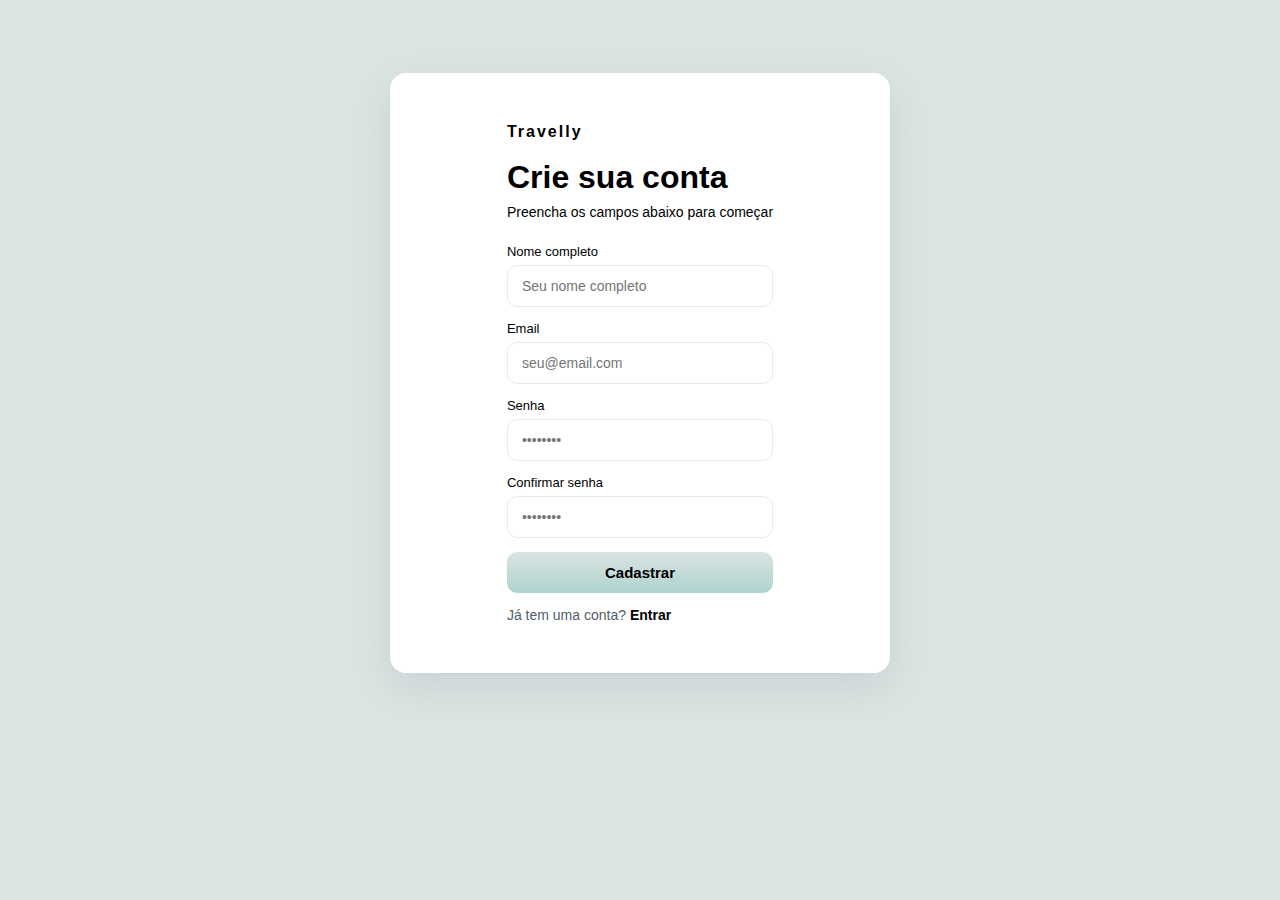
<file: pages/cadastrar.html>
<!DOCTYPE html>
<html lang="pt-BR">

<head>
  <meta charset="utf-8" />
  <meta name="viewport" content="width=device-width,initial-scale=1" />
  <title>Cadastro — travelly</title>

  <link rel="stylesheet" href="../assets/style/cadastrar.css" />
</head>

<body>
  <main class="login-caixa">
    <section class="forma-lado">
      <div class="forma-dentro">
        <div class="logo">Travelly</div>

        <h1 id="login-titulo">Crie sua conta</h1>
        <p class="login-subtitulo">Preencha os campos abaixo para começar</p>

        <div>
          <label class="digitar-campo">
            <span class="digitar-label">Nome completo</span>
            <input type="text" name="nome" placeholder="Seu nome completo" required />
          </label>
        </div>

        <div>
          <label class="digitar-campo">
            <span class="digitar-label">Email</span>
            <input type="email" name="email" placeholder="seu@email.com" required />
          </label>
        </div>

        <label class="digitar-campo">
          <span class="digitar-label">Senha</span>
          <input type="password" name="senha" placeholder="••••••••" required />
        </label>

        <label class="digitar-campo">
          <span class="digitar-label">Confirmar senha</span>
          <input type="password" name="confirmarSenha" placeholder="••••••••" required />
        </label>

        <button class="botao">
          <a href="../index.html">Cadastrar</a>
        </button>

        <p class="signup">Já tem uma conta? <a href="login.html">Entrar</a></p>
      </div>
    </section>
  </main>
</body>

</html>
</file>
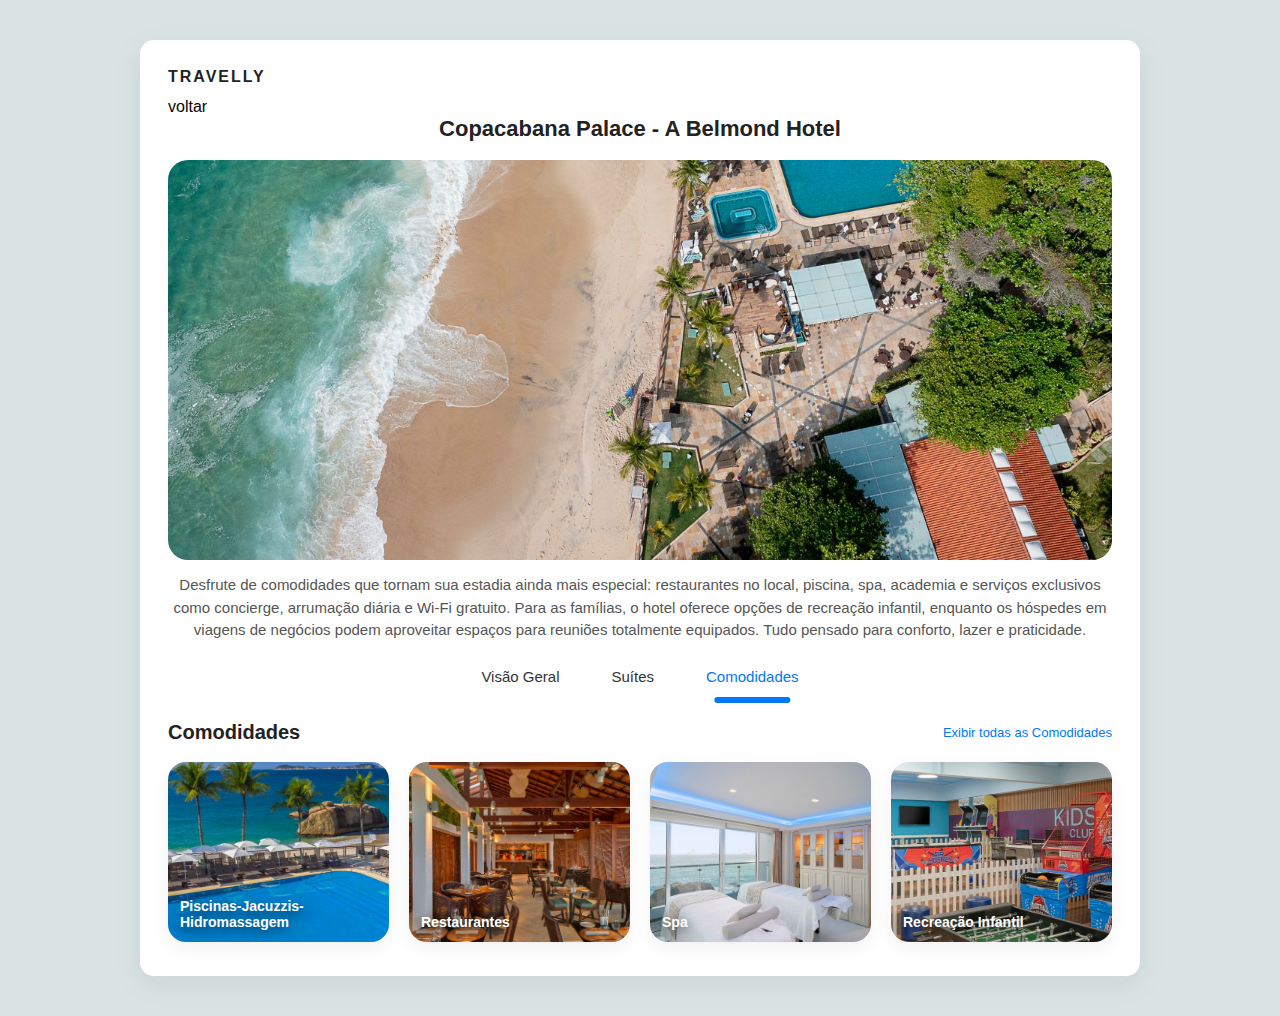
<file: pages/Copacabana Palace - A Belmond Hotel.html>
<!DOCTYPE html>
<html lang="pt-br">

<head>
  <meta charset="utf-8" />
  <meta name="viewport" content="width=device-width,initial-scale=1" />
  <title>Sheraton - Comodidades</title>
  <link rel="stylesheet" href="../assets/style/Copacabana Palace - A Belmond Hotel.css">
</head>

<body>
  <div class="container" role="main">
    <div class="logo">TRAVELLY</div>
    <div class="volta"><a href="/pages/rio-de-janeiro.html">voltar</a></div>
    <div class="title">Copacabana Palace - A Belmond Hotel</div>

    <div class="highlight">
      <img src="/assets/images/Copacabana Palace - A Belmond Hotel.jpg" alt="Sheraton Rio">
    </div>

    <div class="description">
      Desfrute de comodidades que tornam sua estadia ainda mais especial: restaurantes no local, piscina, spa, academia
      e serviços exclusivos como concierge, arrumação diária e Wi-Fi gratuito. Para as famílias, o hotel oferece opções
      de recreação infantil, enquanto os hóspedes em viagens de negócios podem aproveitar espaços para reuniões
      totalmente equipados. Tudo pensado para conforto, lazer e praticidade.
    </div>

    
    <nav class="tabs" aria-label="Seções do hotel">
      <button class="tab-btn" data-tab="visao" aria-pressed="false">Visão Geral</button>
      <button class="tab-btn" data-tab="suites" aria-pressed="fulse">Suítes</button>
      <button class="tab-btn active" data-tab="comodidades" aria-pressed="true">Comodidades</button>
    </nav>

    
    <div class="offers">
      <div class="offers-header">
        <h2>Comodidades</h2>
        <a href="#">Exibir todas as Comodidades</a>
      </div>

      <div class="cards">
        <div class="card" tabindex="0" role="button" aria-label="Piscinas">
          <img src="/assets/images/piscina.jpg" alt="Piscinas">
          <span>Piscinas-Jacuzzis-Hidromassagem</span>
        </div>

        <div class="card" tabindex="0" role="button" aria-label="Restaurantes">
          <img src="/assets/images/restaurantes.avif" alt="Restaurantes">
          <span>Restaurantes</span>
        </div>

        <div class="card" tabindex="0" role="button" aria-label="Spa">
          <img src="/assets/images/spa.jpg" alt="Spa">
          <span>Spa</span>
        </div>

        <div class="card" tabindex="0" role="button" aria-label="Recreação Infantil">
          <img src="/assets/images/recreação.jpg" alt="Recreação Infantil">
          <span>Recreação Infantil</span>
        </div>
      </div>
    </div>
  </div>
</body>

</html>
</file>
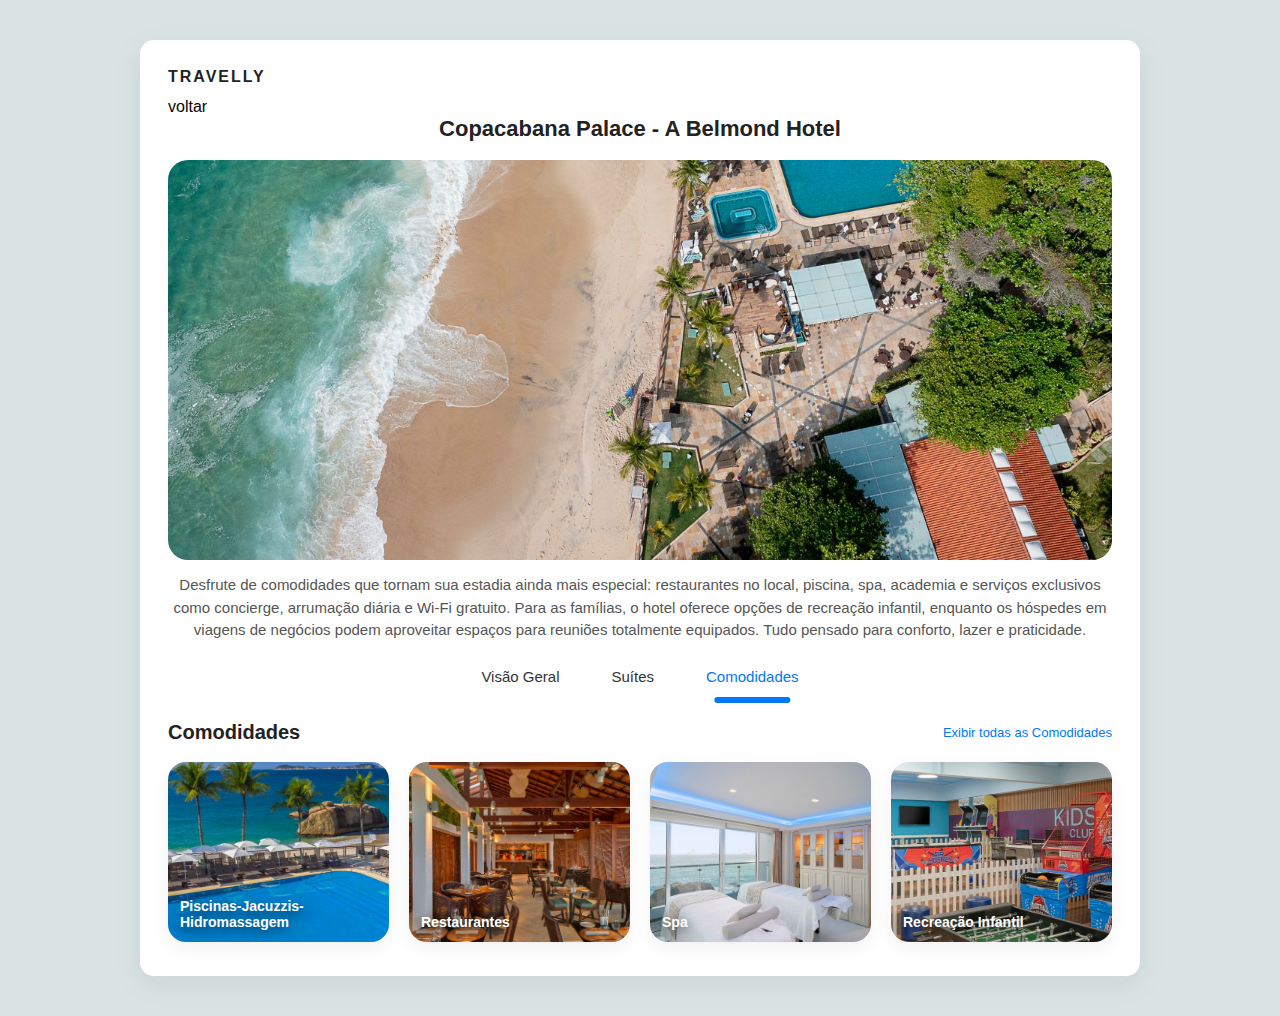
<file: pages/copacabana.html>
<!DOCTYPE html>
<html lang="pt-br">

<head>
  <meta charset="utf-8" />
  <meta name="viewport" content="width=device-width,initial-scale=1" />
  <title>Sheraton - Comodidades</title>
  <link rel="stylesheet" href="../assets/style/Copacabana Palace - A Belmond Hotel.css">
</head>

<body>
  <div class="container" role="main">
    <div class="logo">TRAVELLY</div>
    <div class="volta"><a href="/pages/rio-de-janeiro.html">voltar</a></div>
    <div class="title">Copacabana Palace - A Belmond Hotel</div>

    <div class="highlight">
      <img src="/assets/images/copacabana.jpg" alt="Sheraton Rio">
    </div>

    <div class="description">
      Desfrute de comodidades que tornam sua estadia ainda mais especial: restaurantes no local, piscina, spa, academia
      e serviços exclusivos como concierge, arrumação diária e Wi-Fi gratuito. Para as famílias, o hotel oferece opções
      de recreação infantil, enquanto os hóspedes em viagens de negócios podem aproveitar espaços para reuniões
      totalmente equipados. Tudo pensado para conforto, lazer e praticidade.
    </div>

    
    <nav class="tabs" aria-label="Seções do hotel">
      <button class="tab-btn" data-tab="visao" aria-pressed="false">Visão Geral</button>
      <button class="tab-btn" data-tab="suites" aria-pressed="fulse">Suítes</button>
      <button class="tab-btn active" data-tab="comodidades" aria-pressed="true">Comodidades</button>
    </nav>

    
    <div class="offers">
      <div class="offers-header">
        <h2>Comodidades</h2>
        <a href="#">Exibir todas as Comodidades</a>
      </div>

      <div class="cards">
        <div class="card" tabindex="0" role="button" aria-label="Piscinas">
          <img src="/assets/images/piscina.jpg" alt="Piscinas">
          <span>Piscinas-Jacuzzis-Hidromassagem</span>
        </div>

        <div class="card" tabindex="0" role="button" aria-label="Restaurantes">
          <img src="/assets/images/restaurantes.avif" alt="Restaurantes">
          <span>Restaurantes</span>
        </div>

        <div class="card" tabindex="0" role="button" aria-label="Spa">
          <img src="/assets/images/spa.jpg" alt="Spa">
          <span>Spa</span>
        </div>

        <div class="card" tabindex="0" role="button" aria-label="Recreação Infantil">
          <img src="/assets/images/recreação.jpg" alt="Recreação Infantil">
          <span>Recreação Infantil</span>
        </div>
      </div>
    </div>
  </div>
</body>

</html>
</file>
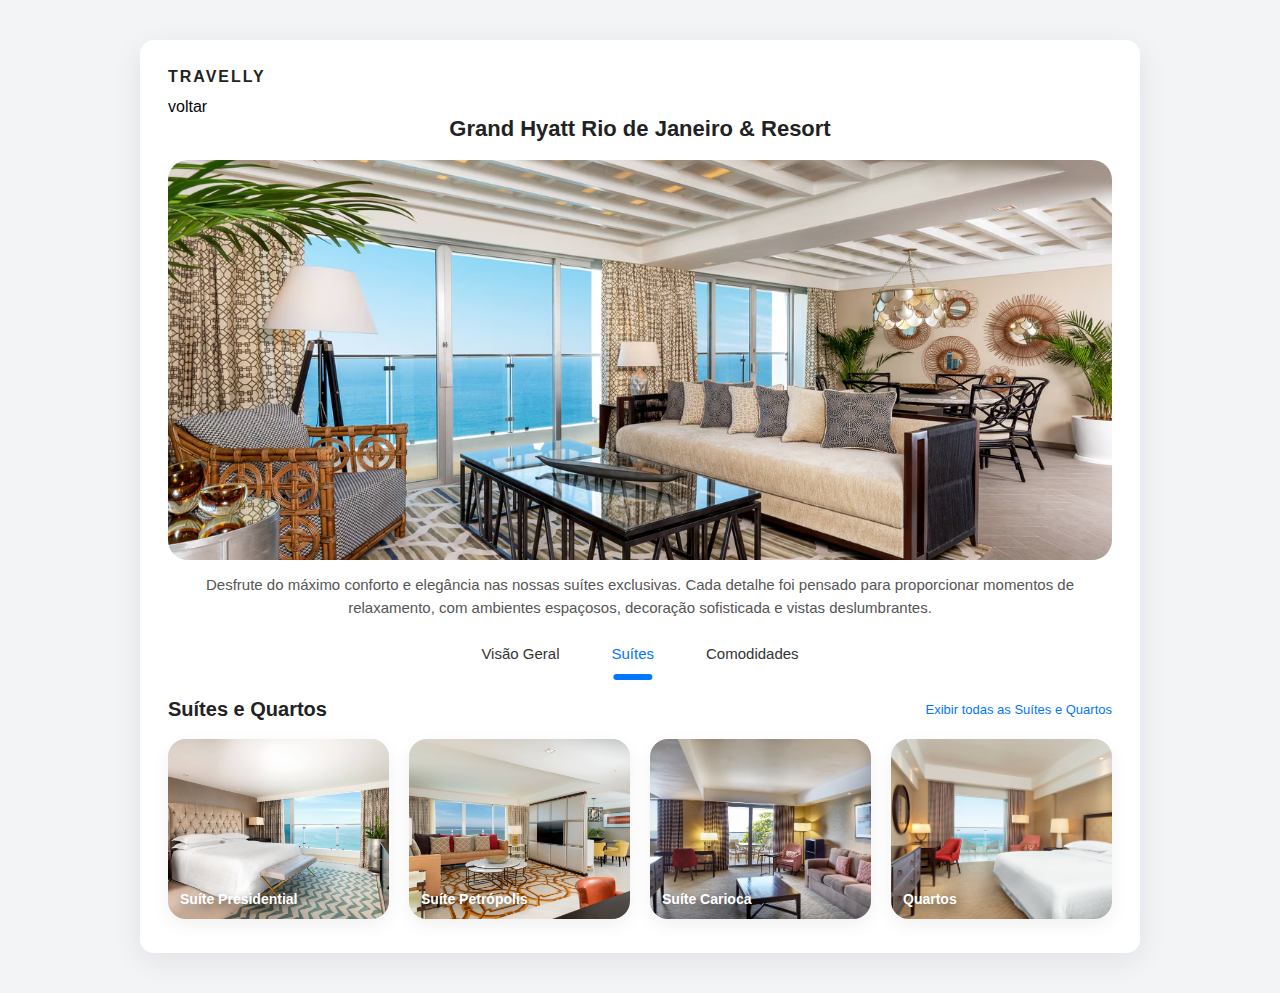
<file: pages/Grand Hyatt Rio de Janeir.html>
<!DOCTYPE html>
<html lang="pt-br">
<head>
  <meta charset="utf-8" />
  <meta name="viewport" content="width=device-width,initial-scale=1" />
  <title>Sheraton - Suítes</title>
  <link rel="stylesheet" href="/assets/style/Grand Hyatt Rio de Janeir.css" />
</head>
<body>
  <div class="container" role="main">
    <div class="logo">TRAVELLY</div>
    <div class="volta"><a href="/pages/rio-de-janeiro.html">voltar</a></div>
    <div class="title">Grand Hyatt Rio de Janeiro &amp; Resort</div>

    <div class="highlight">
      <img src="/assets/images/Grand Hyatt Rio de Janeiro & Resort.avif" alt="Sheraton Rio">
    </div>

    <div class="description">
      Desfrute do máximo conforto e elegância nas nossas suítes exclusivas. Cada detalhe foi pensado para proporcionar momentos de relaxamento, com ambientes espaçosos, decoração sofisticada e vistas deslumbrantes.
    </div>

    <!-- TABS com barrinhas e hover -->
    <nav class="tabs" aria-label="Seções do hotel">
      <button class="tab-btn" data-tab="visao" aria-pressed="false">Visão Geral</button>
      <button class="tab-btn active" data-tab="suites" aria-pressed="true">Suítes</button>
      <button class="tab-btn" data-tab="comodidades" aria-pressed="false">Comodidades</button>
    </nav>

    <!-- Ofertas -->
    <div class="offers">
      <div class="offers-header">
        <h2>Suítes e Quartos</h2>
        <a href="#">Exibir todas as Suítes e Quartos</a>
      </div>

      <div class="cards">
        <div class="card" tabindex="0" role="button" aria-label="Suíte Presidential">
          <img src="/assets/images/suite presidential.jpg" alt="Suíte Presidential">
          <span>Suíte Presidential</span>
        </div>

        <div class="card" tabindex="0" role="button" aria-label="Suíte Petrópolis">
          <img src="/assets/images/sute petropolis.jpg">
          <span>Suíte Petrópolis</span>
        </div>

        <div class="card" tabindex="0" role="button" aria-label="Suíte Carioca">
          <img src="/assets/images/suite carioca.avif">
          <span>Suíte Carioca</span>
        </div>

        <div class="card" tabindex="0" role="button" aria-label="Quartos">
          <img src="/assets/images/quarto.avif" alt="Quartos">
          <span>Quartos</span>
        </div>
      </div>
    </div>
  </div>
</body>
</html>
</file>
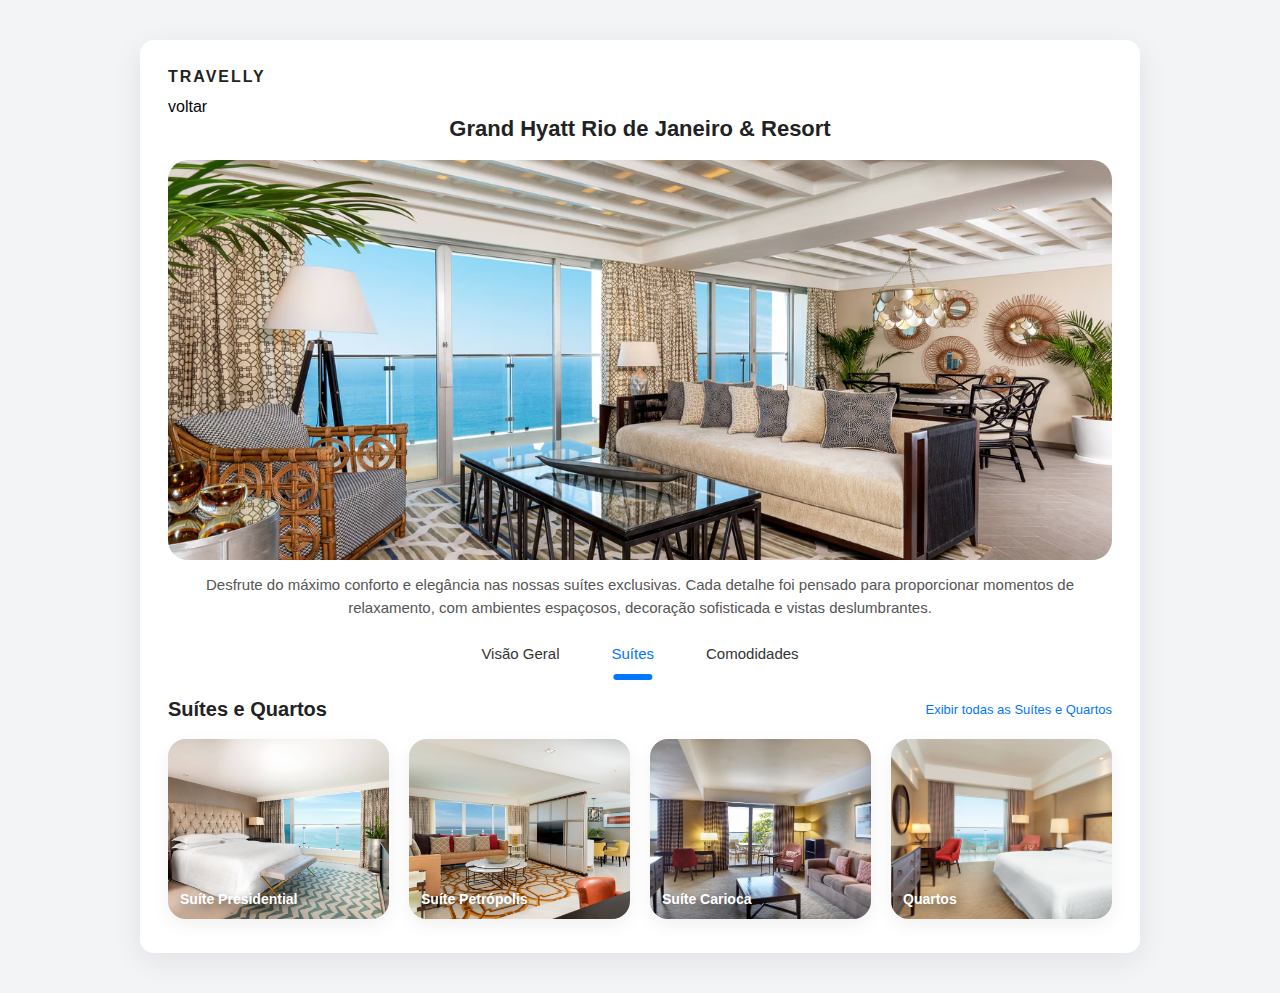
<file: pages/grand.html>
<!DOCTYPE html>
<html lang="pt-br">
<head>
  <meta charset="utf-8" />
  <meta name="viewport" content="width=device-width,initial-scale=1" />
  <title>Sheraton - Suítes</title>
  <link rel="stylesheet" href="../assets/style/Grand Hyatt Rio de Janeir.css" />
</head>
<body>
  <div class="container" role="main">
    <div class="logo">TRAVELLY</div>
    <div class="volta"><a href="/pages/rio-de-janeiro.html">voltar</a></div>
    <div class="title">Grand Hyatt Rio de Janeiro &amp; Resort</div>

    <div class="highlight">
      <img src="/assets/images/Grand Hyatt Rio de Janeiro & Resort.avif" alt="Sheraton Rio">
    </div>

    <div class="description">
      Desfrute do máximo conforto e elegância nas nossas suítes exclusivas. Cada detalhe foi pensado para proporcionar momentos de relaxamento, com ambientes espaçosos, decoração sofisticada e vistas deslumbrantes.
    </div>

    <!-- TABS com barrinhas e hover -->
    <nav class="tabs" aria-label="Seções do hotel">
      <button class="tab-btn" data-tab="visao" aria-pressed="false">Visão Geral</button>
      <button class="tab-btn active" data-tab="suites" aria-pressed="true">Suítes</button>
      <button class="tab-btn" data-tab="comodidades" aria-pressed="false">Comodidades</button>
    </nav>

    <!-- Ofertas -->
    <div class="offers">
      <div class="offers-header">
        <h2>Suítes e Quartos</h2>
        <a href="#">Exibir todas as Suítes e Quartos</a>
      </div>

      <div class="cards">
        <div class="card" tabindex="0" role="button" aria-label="Suíte Presidential">
          <img src="/assets/images/suite presidential.jpg" alt="Suíte Presidential">
          <span>Suíte Presidential</span>
        </div>

        <div class="card" tabindex="0" role="button" aria-label="Suíte Petrópolis">
          <img src="/assets/images/sute petropolis.jpg">
          <span>Suíte Petrópolis</span>
        </div>

        <div class="card" tabindex="0" role="button" aria-label="Suíte Carioca">
          <img src="/assets/images/suite carioca.avif">
          <span>Suíte Carioca</span>
        </div>

        <div class="card" tabindex="0" role="button" aria-label="Quartos">
          <img src="/assets/images/quarto.avif" alt="Quartos">
          <span>Quartos</span>
        </div>
      </div>
    </div>
  </div>
</body>
</html>
</file>
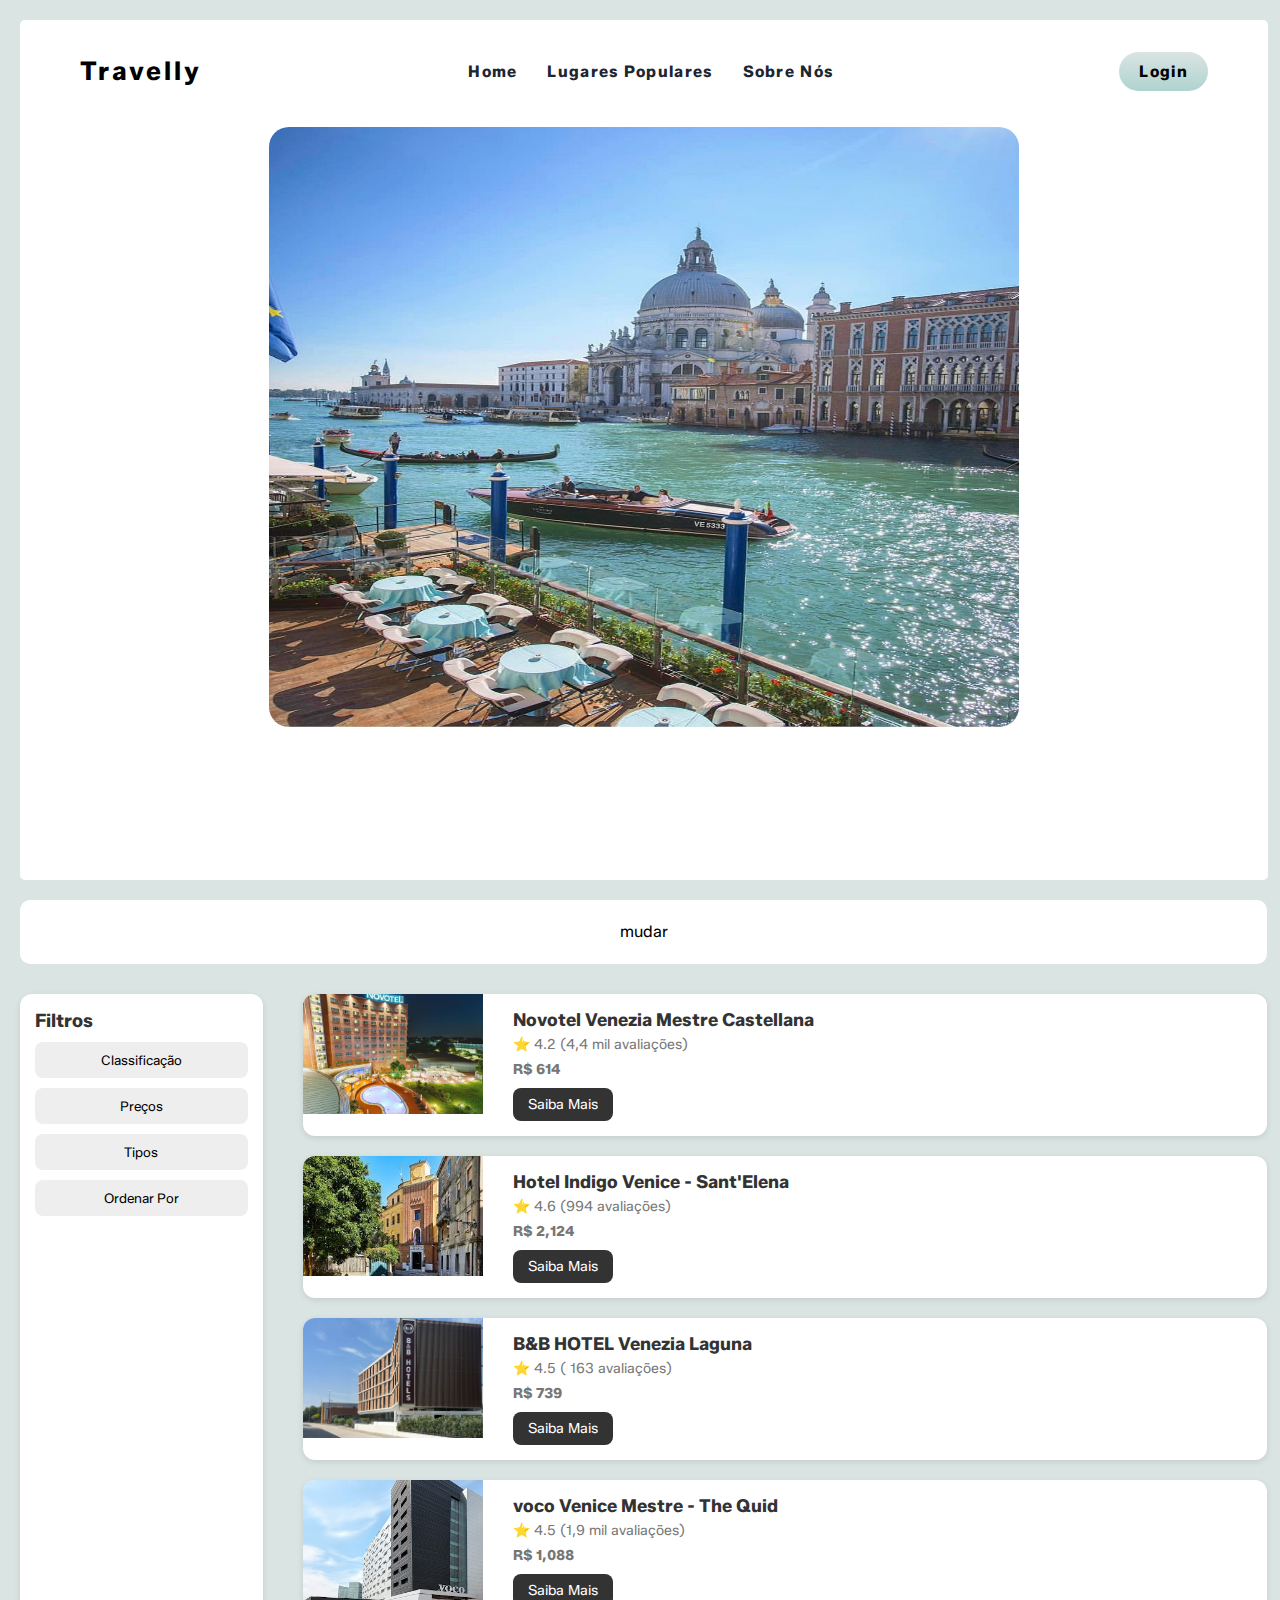
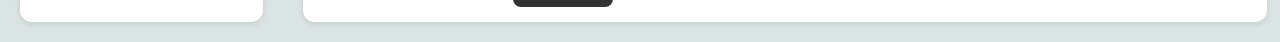
<file: pages/italia.html>
<!DOCTYPE html>
<html lang="pt-br">
<head>
  <meta charset="UTF-8">
  <meta name="viewport" content="width=device-width, initial-scale=1.0">
  <title>Hotéis - Veneza</title>
  <link rel="stylesheet" href="/assets/style/italia.css">
</head>
<body>
    <div class="caixa-italia">
        <nav class="nav">
        <div class="logo">Travelly</div>

        <div class="menu">
          <a href="../index.html">Home</a>
          <a href="#">Lugares Populares</a>
          <a href="../">Sobre Nós</a>
        </div>

        <div class="login">
          <a class="botao" href="../pages/login.html">Login</a>
        </div>
      </nav>
    <section>
      <div class="hero">
        <img src="/assets/images/Veneza.jpg"
          alt="Vista panorâmica do Cristo Redentor no topo do Corcovado, com o Pão de Açúcar, a Baía de Guanabara e as praias do Rio de Janeiro sob um céu azul claro.">
      </div>
  </div>
    </section>


    <div class = "slogan">
      <p>
      mudar
      </p>
    </div>

  
    <div class="content">
 
      <div class="filtros">
        <h3>Filtros</h3>
        <button>Classificação</button>
        <button>Preços</button>
        <button>Tipos</button>
        <button>Ordenar Por</button>
      </div>

   
      <div class="hotels">
        <div class="hotel">
          <img src="/assets/images/Novotel Venezia Mestre Castellana.jpg" alt="Novotel">
          <div class="hotel-info">
            <h4>Novotel Venezia Mestre Castellana</h4>
            <p>⭐ 4.2 (4,4 mil avaliações)</p>
            <p class="price">R$ 614</p>
            <a href="#" class="btn">Saiba Mais</a>
          </div>
        </div>

        <div class="hotel">
          <img src="/assets/images/Hotel Indigo Venice - Sant'Elena.jpg" alt="hotel Indigo">
          <div class="hotel-info">
            <h4>Hotel Indigo Venice - Sant'Elena</h4>
            <p>⭐ 4.6 (994 avaliações)</p>
            <p class="price">R$ 2,124</p>
            <a href="#" class="btn">Saiba Mais</a>
          </div>
        </div>

        <div class="hotel">
          <img src="/assets/images/B&B HOTEL Venezia Laguna.webp" alt="B&B Hotel">
          <div class="hotel-info">
            <h4>B&B HOTEL Venezia Laguna</h4>
            <p>⭐ 4.5 ( 163 avaliações)</p>
            <p class="price">R$ 739</p>
            <a href="#" class="btn">Saiba Mais</a>
          </div>
        </div>

        <div class="hotel">
          <img src="/assets/images/voco Venice Mestre - The Quid.jpg" alt="voco Venice Mestre - The Quid">
          <div class="hotel-info">
            <h4>voco Venice Mestre - The Quid</h4>
            <p>⭐ 4.5 (1,9 mil avaliações)</p>
            <p class="price">R$ 1,088</p>
            <a href="#" class="btn">Saiba Mais</a>
          </div>
        </div>
      </div>
    </div>
  </div>
</body>
</html>
</file>
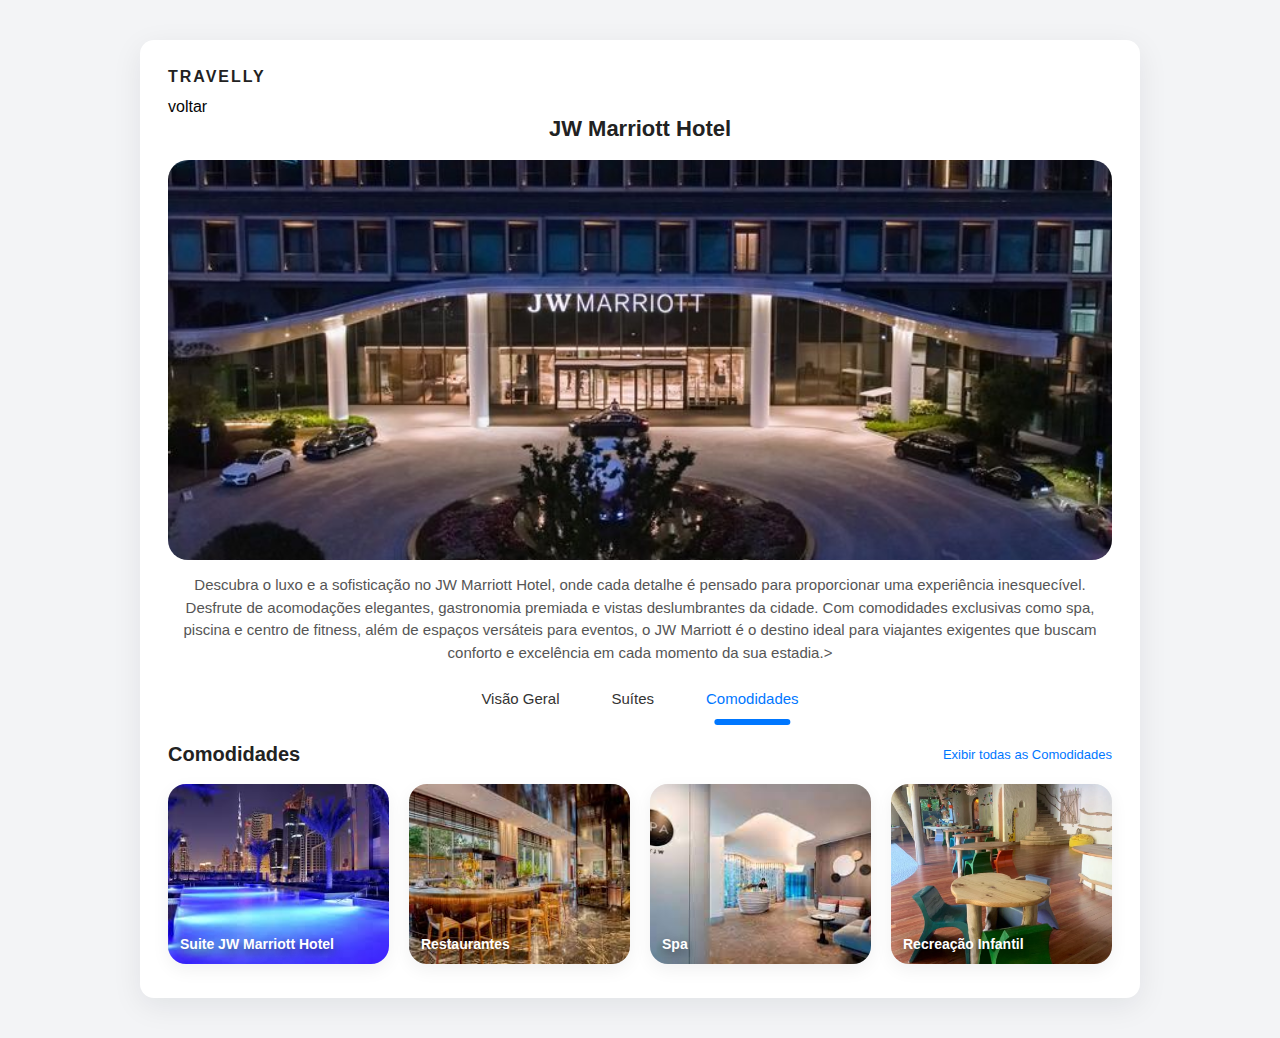
<file: pages/JW Marriott Hotel.html>
<!DOCTYPE html>
<html lang="pt-br">

<head>
  <meta charset="utf-8" />
  <meta name="viewport" content="width=device-width,initial-scale=1" />
  <title>JW Marriott Hotel</title>
  <link rel="stylesheet" href="../assets/style/JW Marriott Hotel.css">
</head>

<body>
  <div class="container" role="main">
    <div class="logo">TRAVELLY</div>
    <div class="volta"><a href="/pages/rio-de-janeiro.html">voltar</a></div>
    <div class="title">JW Marriott Hotel</div>

    <div class="highlight">
      <img src="/assets/images/Designed by Gensler, JW Marriott….jpg" alt="Sheraton Rio">
    </div>

    <div class="description">
      Descubra o luxo e a sofisticação no JW Marriott Hotel, onde cada detalhe é pensado para proporcionar uma experiência inesquecível. Desfrute de acomodações elegantes, gastronomia premiada e vistas deslumbrantes da cidade. Com comodidades exclusivas como spa, piscina e centro de fitness, além de espaços versáteis para eventos, o JW Marriott é o destino ideal para viajantes exigentes que buscam conforto e excelência em cada momento da sua estadia.>
    </div>

    
    <nav class="tabs" aria-label="Seções do hotel">
      <button class="tab-btn" data-tab="visao" aria-pressed="false">Visão Geral</button>
      <button class="tab-btn" data-tab="suites" aria-pressed="fulse">Suítes</button>
      <button class="tab-btn active" data-tab="comodidades" aria-pressed="true">Comodidades</button>
    </nav>

    
    <div class="offers">
      <div class="offers-header">
        <h2>Comodidades</h2>
        <a href="#">Exibir todas as Comodidades</a>
      </div>

      <div class="cards">
        <div class="card" tabindex="0" role="button" aria-label="Piscinas">
          <img src="/assets/images/piscina JW Marriott Hotel.jpg" alt="piscina">
          <span>Suite JW Marriott Hotel</span>
        </div>

        <div class="card" tabindex="0" role="button" aria-label="Restaurantes">
          <img src="/assets/images/restaurante JW Marriott Hotel.jpg" alt="Restaurantes">
          <span>Restaurantes</span>
        </div>

        <div class="card" tabindex="0" role="button" aria-label="Spa">
          <img src="/assets/images/spa JW Marriott Hotel.jpg" alt="Spa">
          <span>Spa</span>
        </div>

        <div class="card" tabindex="0" role="button" aria-label="Recreação Infantil">
          <img src="/assets/images/recreação infantil JW Marriott Hotel.webp" alt="Recreação Infantil">
          <span>Recreação Infantil</span>
        </div>
      </div>
    </div>
  </div>
</body>

</html>
</file>
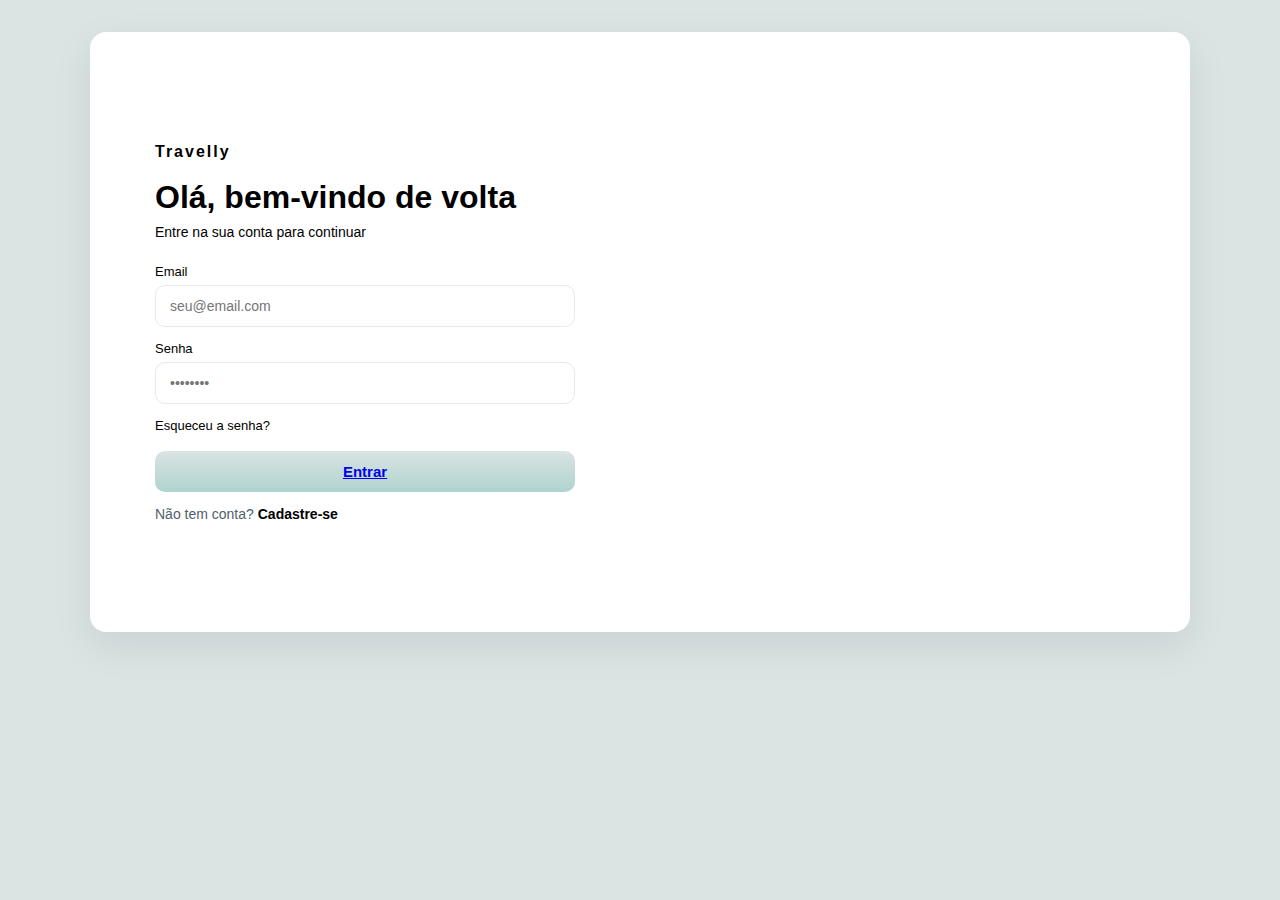
<file: pages/login.html>
<!DOCTYPE html>
<html lang="pt-BR">

<head>
  <meta charset="utf-8" />
  <meta name="viewport" content="width=device-width,initial-scale=1" />
  <title>Login — travelly</title>

  <link rel="stylesheet" href="../assets/style/login.css" />
</head>

<body>
  <main class="login-caixa">
    <section class="forma-lado">
      <div class="forma-dentro">
        <div class="logo">Travelly</div>

        <h1 id="login-titulo">Olá, bem-vindo de volta</h1>
        <p class="login-subtitulo">Entre na sua conta para continuar</p>

        <div>
          <label class="digitar-campo">
            <span class="digitar-label">Email</span>
            <input type="email" email="email" placeholder="seu@email.com" required />
          </label>
        </div>

        <label class="digitar-campo">
          <span class="digitar-label">Senha</span>
          <input type="password" senha="Senha" placeholder="••••••••" required />
        </label>

        <div class="forma-row">
          </label>
          <a class="esqueci-senha" href="#">Esqueceu a senha?</a>
        </div>

        <button class="botao">
        <a href="../index.html">Entrar</a>
        </button>

        <p class="signup">Não tem conta? <a href="../pages/cadastrar.html">Cadastre-se</a></p>
      </div>
      </div>
    </section>
  </main>
</body>

</html>
</file>
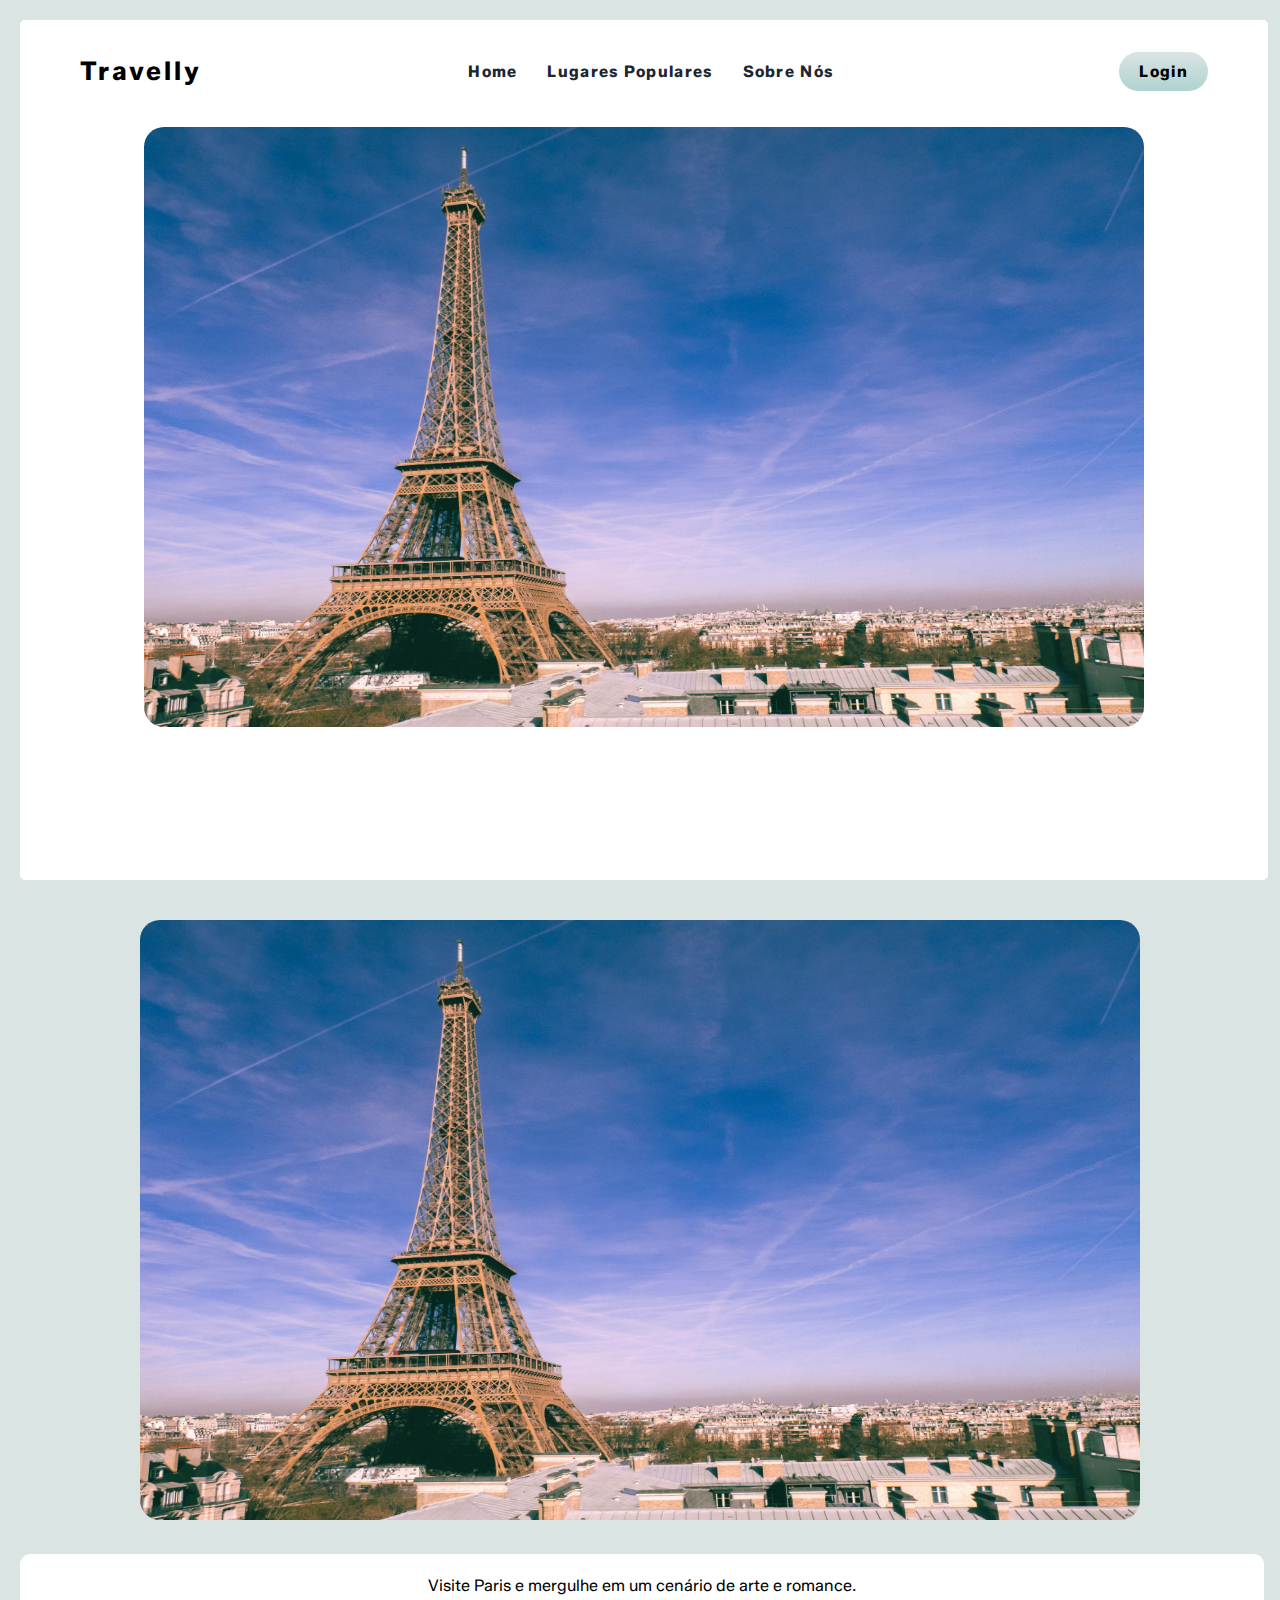
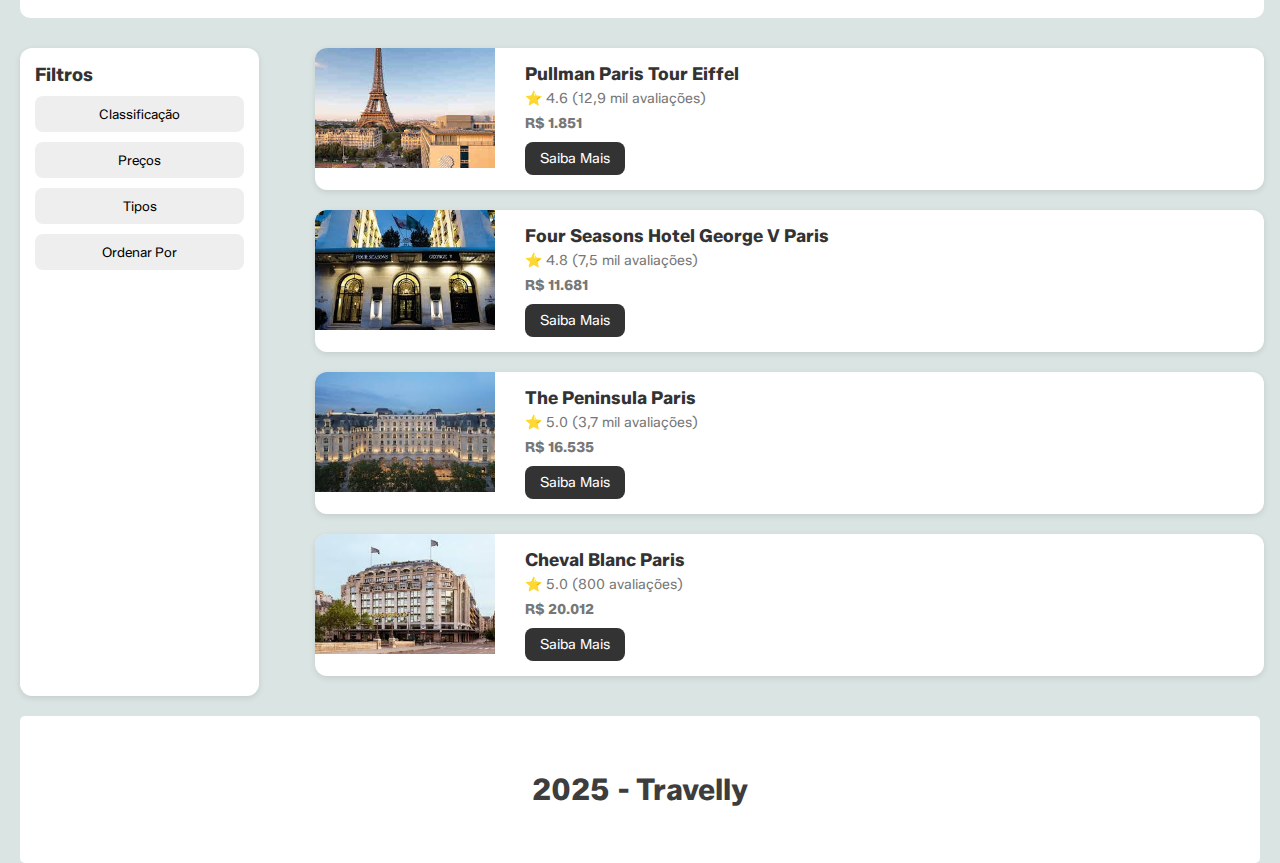
<file: pages/paris.html>
<!DOCTYPE html>
<html lang="pt-br">
<head>
  <meta charset="UTF-8">
  <meta name="viewport" content="width=device-width, initial-scale=1.0">
  <title>Hotéis - Paris</title>
  <link rel="stylesheet" href="/assets/style/paris.css">
</head>
<body>
    <div class="caixa-paris">
         <nav class="nav">
        <div class="logo">Travelly</div>

        <div class="menu">
          <a href="../index.html">Home</a>
          <a href="#">Lugares Populares</a>
          <a href="../">Sobre Nós</a>
        </div>

        <div class="login">
          <a class="botao" href="../pages/login.html">Login</a>
        </div>
      </nav>
        <section>
            <div class="hero">
                <img src="/assets/images/pexels-wondererphotograph-2563984.jpg" alt="Vista panorâmica do Cristo Redentor no topo do Corcovado, com o Pão de Açúcar, a Baía de Guanabara e as praias do Rio de Janeiro sob um céu azul claro.">
            </div>
        </div>
      </nav>
    <section>
      <div class="hero">
        <img src="/assets/images/pexels-wondererphotograph-2563984.jpg"
          alt="Vista panorâmica do Cristo Redentor no topo do Corcovado, com o Pão de Açúcar, a Baía de Guanabara e as praias do Rio de Janeiro sob um céu azul claro.">
      </div>
  </div>
    </section>

    <div class = "slogan">
      <p>
        Visite Paris e mergulhe em um cenário de arte e romance.
      </p>
    </div>

    <div class="content">
      <div class="filtros">
        <h3>Filtros</h3>
        <button>Classificação</button>
        <button>Preços</button>
        <button>Tipos</button>
        <button>Ordenar Por</button>
      </div>

      <div class="hotels">
        <div class="hotel">
          <img src="/assets/images/Pullman Paris Tour Eiffel.jpg" alt="Pullman">
          <div class="hotel-info">
            <h4>Pullman Paris Tour Eiffel</h4>
            <p>⭐ 4.6 (12,9 mil avaliações)</p>
            <p class="price">R$ 1.851</p>
            <a href="#" class="btn">Saiba Mais</a>
          </div>
        </div>

        <div class="hotel">
          <img src="/assets/images/Four Seasons Hotel George V Paris.jpg" alt="Grand Hyatt">
          <div class="hotel-info">
            <h4>Four Seasons Hotel George V Paris</h4>
            <p>⭐ 4.8 (7,5 mil avaliações)</p>
            <p class="price">R$ 11.681</p>
            <a href="#" class="btn">Saiba Mais</a>
          </div>
        </div>

        <div class="hotel">
          <img src="/assets/images/The Peninsula Paris.jpg" alt="The Peninsula Paris">
          <div class="hotel-info">
            <h4>The Peninsula Paris</h4>
            <p>⭐ 5.0 (3,7 mil avaliações)</p>
            <p class="price">R$ 16.535</p>
            <a href="#" class="btn">Saiba Mais</a>
          </div>
        </div>

        <div class="hotel">
          <img src="/assets/images/Cheval Blanc Paris.jpg" alt="Cheval Blanc Paris">
          <div class="hotel-info">
            <h4>Cheval Blanc Paris</h4>
            <p>⭐ 5.0 (800 avaliações)</p>
            <p class="price">R$ 20.012</p>
            <a href="#" class="btn">Saiba Mais</a>
          </div>
        </div>
      </div>
    </div>
  </div>
        <footer>
        <h1 class="fonte-footer">2025 - Travelly</h1>
    </footer>
</body>
</html>
</file>
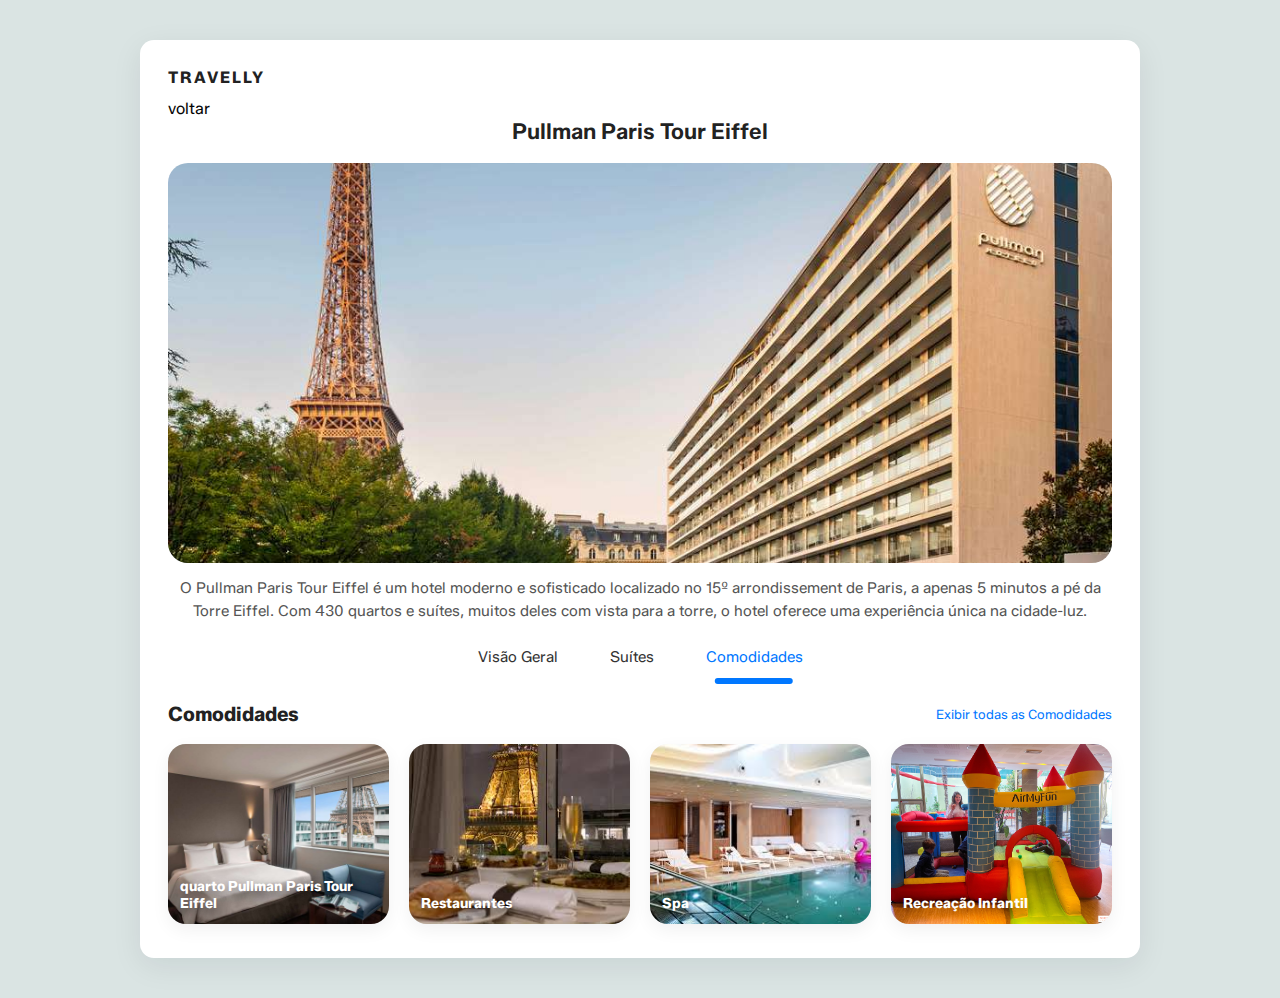
<file: pages/Pullman Paris Tour Eiffel.html>
<!DOCTYPE html>
<html lang="pt-br">

<head>
  <meta charset="utf-8" />
  <meta name="viewport" content="width=device-width,initial-scale=1" />
  <title>JW Marriott Hotel</title>
  <link rel="stylesheet" href="../assets/style/Pullman Paris Tour Eiffel.css">
</head>

<body>
  <div class="container" role="main">
    <div class="logo">TRAVELLY</div>
    <div class="volta"><a href="/pages/paris.html">voltar</a></div>
    <div class="title">Pullman Paris Tour Eiffel</div>

    <div class="highlight">
      <img src="/assets/images/Pullman Paris Tour Eiffel grande.jpg" alt="Pullman">
    </div>

    <div class="description">
        O Pullman Paris Tour Eiffel é um hotel moderno e sofisticado localizado no 15º arrondissement de Paris, a apenas 5 minutos a pé da Torre Eiffel. Com 430 quartos e suítes, muitos deles com vista para a torre, o hotel oferece uma experiência única na cidade-luz.    </div>

    
    <nav class="tabs" aria-label="Seções do hotel">
      <button class="tab-btn" data-tab="visao" aria-pressed="false">Visão Geral</button>
      <button class="tab-btn" data-tab="suites" aria-pressed="fulse">Suítes</button>
      <button class="tab-btn active" data-tab="comodidades" aria-pressed="true">Comodidades</button>
    </nav>

    
    <div class="offers">
      <div class="offers-header">
        <h2>Comodidades</h2>
        <a href="#">Exibir todas as Comodidades</a>
      </div>

      <div class="cards">
        <div class="card" tabindex="0" role="button" aria-label="Piscinas">
          <img src="/assets/images/quarto Pullman Paris Tour Eiffel.jpg" alt="quarto">
          <span>quarto Pullman Paris Tour Eiffel</span>
        </div>

        <div class="card" tabindex="0" role="button" aria-label="Restaurantes">
          <img src="/assets/images/restaurante Pullman Paris Tour Eiffel.jpg" alt="Restaurantes">
          <span>Restaurantes</span>
        </div>

        <div class="card" tabindex="0" role="button" aria-label="Spa">
          <img src="/assets/images/spa Pullman Paris Tour Eiffel.jpg" alt="Spa">
          <span>Spa</span>
        </div>

        <div class="card" tabindex="0" role="button" aria-label="Recreação Infantil">
          <img src="/assets/images/recreação infantil.jpg" alt="Recreação Infantil">
          <span>Recreação Infantil</span>
        </div>
      </div>
    </div>
  </div>
</body>
</html>
</file>
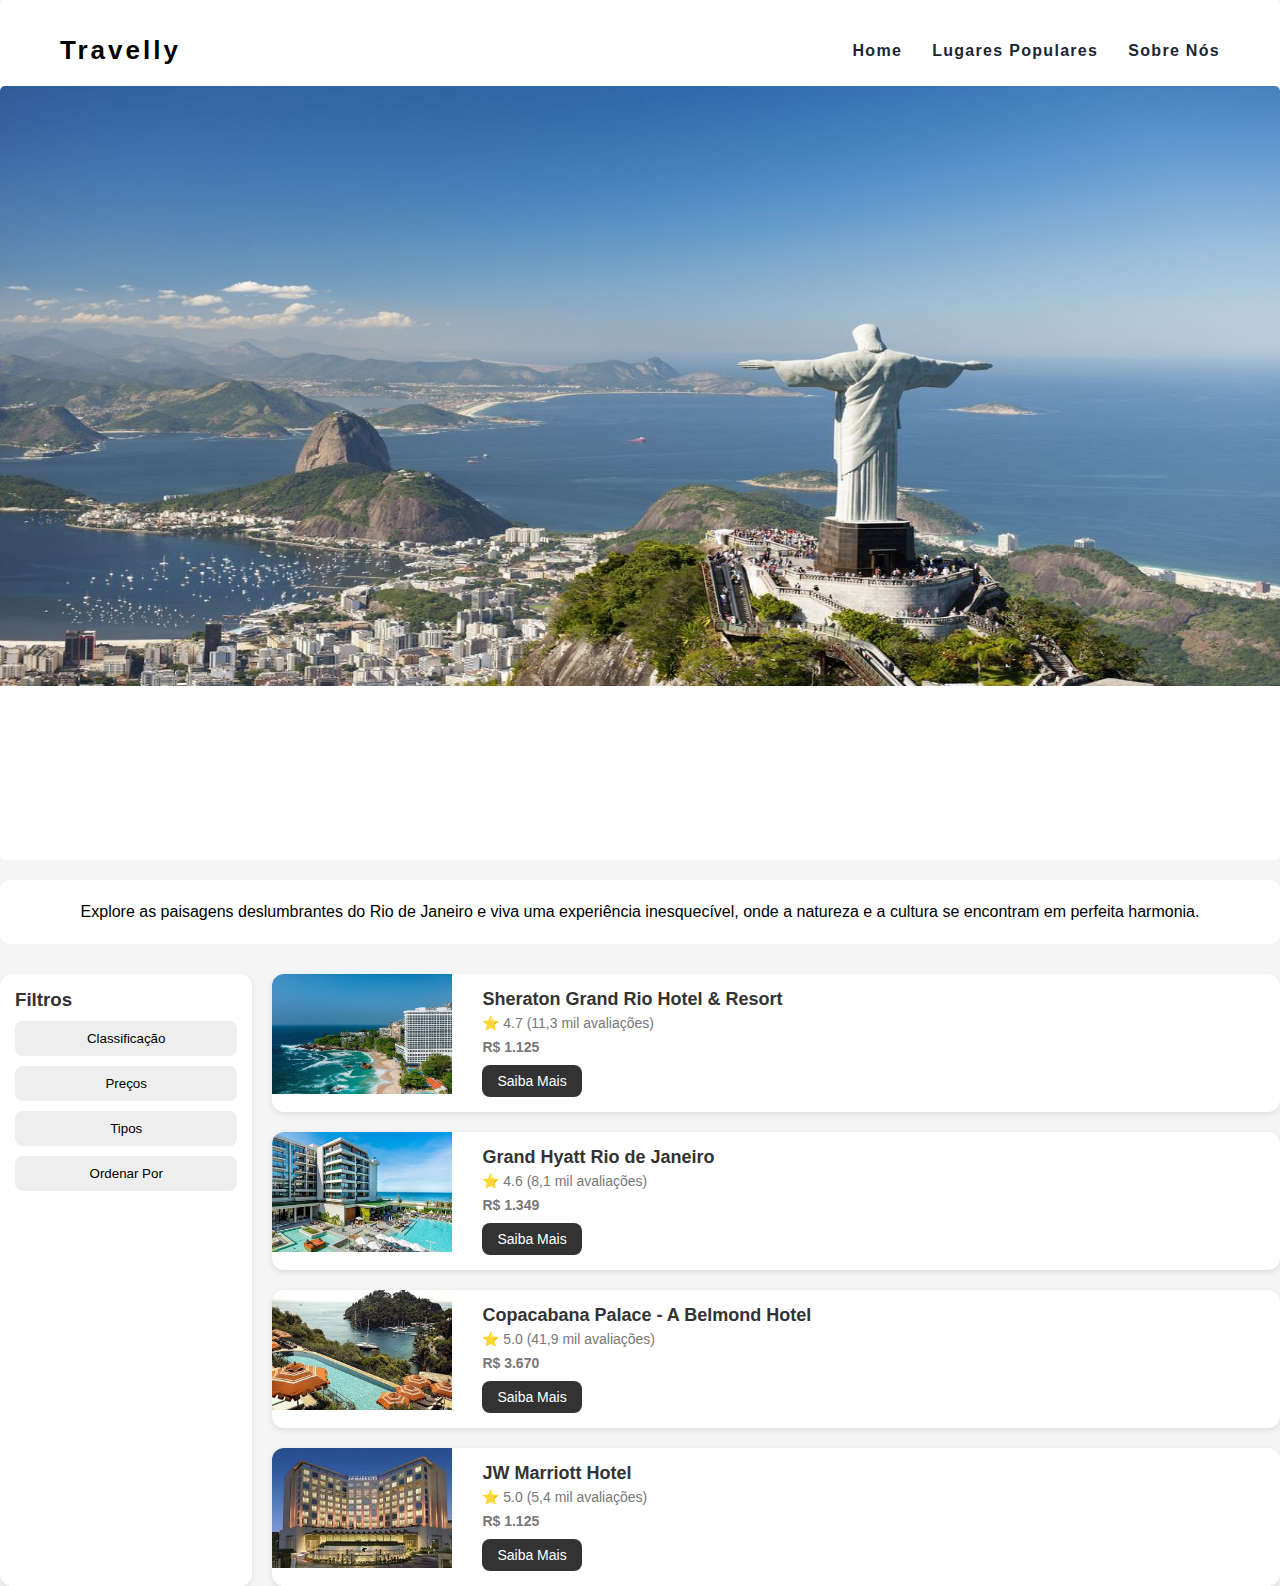
<file: pages/rio-de-janeiro.html>
<!DOCTYPE html>
<html lang="pt-br">

<head>
  <meta charset="UTF-8">
  <meta name="viewport" content="width=device-width, initial-scale=1.0">
  <title>Hotéis - Rio de Janeiro</title>
  <link rel="stylesheet" href="/assets/style/rio-de-janeiro.css">
</head>

<body>
  <div class="caixa-rio">
    <nav class="nav">
      <div class="logo">Travelly</div>
      <div class="menu">
        <a href="../index.html">Home</a>
        <a href="#">Lugares Populares</a>
        <a href="./pages/sobre-nos.html">Sobre Nós</a>
      </div>
    </nav>
    <section>
      <div class="hero">
        <img src="/assets/images/Rio_de_Janeiro.jpg"
          alt="Vista panorâmica do Cristo Redentor no topo do Corcovado, com o Pão de Açúcar, a Baía de Guanabara e as praias do Rio de Janeiro sob um céu azul claro.">
      </div>
  </div>
  </section>

  <!--Frase embaixo da imagem-->
  <div class="slogan">
    <p>
      Explore as paisagens deslumbrantes do Rio de Janeiro e viva uma experiência inesquecível, onde a natureza e a
      cultura se encontram em perfeita harmonia.
    </p>
  </div>

  <!-- Conteúdo -->
  <div class="content">
    <!-- Filtros -->
    <div class="filtros">
      <h3>Filtros</h3>
      <button>Classificação</button>
      <button>Preços</button>
      <button>Tipos</button>
      <button>Ordenar Por</button>
    </div>

    <!-- Hotéis -->
    <div class="hotels">
      <div class="hotel">
        <img src="/assets/images/Capturar.PNG" alt="Sheraton">
        <div class="hotel-info">
          <h4>Sheraton Grand Rio Hotel & Resort</h4>
          <p>⭐ 4.7 (11,3 mil avaliações)</p>
          <p class="price">R$ 1.125</p>
          <a href="/pages/Sheraton Grand Rio Hotel & Resort.html" class="btn">Saiba Mais</a>
        </div>
      </div>

      <div class="hotel">
        <img src="/assets/images/2023-07-24.jpg" alt="Grand Hyatt">
        <div class="hotel-info">
          <h4>Grand Hyatt Rio de Janeiro</h4>
          <p>⭐ 4.6 (8,1 mil avaliações)</p>
          <p class="price">R$ 1.349</p>
          <a href="/pages/Grand Hyatt Rio de Janeir.html" class="btn">Saiba Mais</a>
        </div>
      </div>

      <div class="hotel">
        <img src="/assets/images/download.jpg" alt="Copacabana Palace">
        <div class="hotel-info">
          <h4>Copacabana Palace - A Belmond Hotel</h4>
          <p>⭐ 5.0 (41,9 mil avaliações)</p>
          <p class="price">R$ 3.670</p>
          <a href="#" class="btn">Saiba Mais</a>
        </div>
      </div>

      <div class="hotel">
        <img src="/assets/images/JW Marriott Hotel.jpg" alt="JW Marriott">
        <div class="hotel-info">
          <h4>JW Marriott Hotel</h4>
          <p>⭐ 5.0 (5,4 mil avaliações)</p>
          <p class="price">R$ 1.125</p>
          <a href="#" class="btn">Saiba Mais</a>
        </div>
      </div>
    </div>
  </div>
  </div>
</body>

</html>
</file>
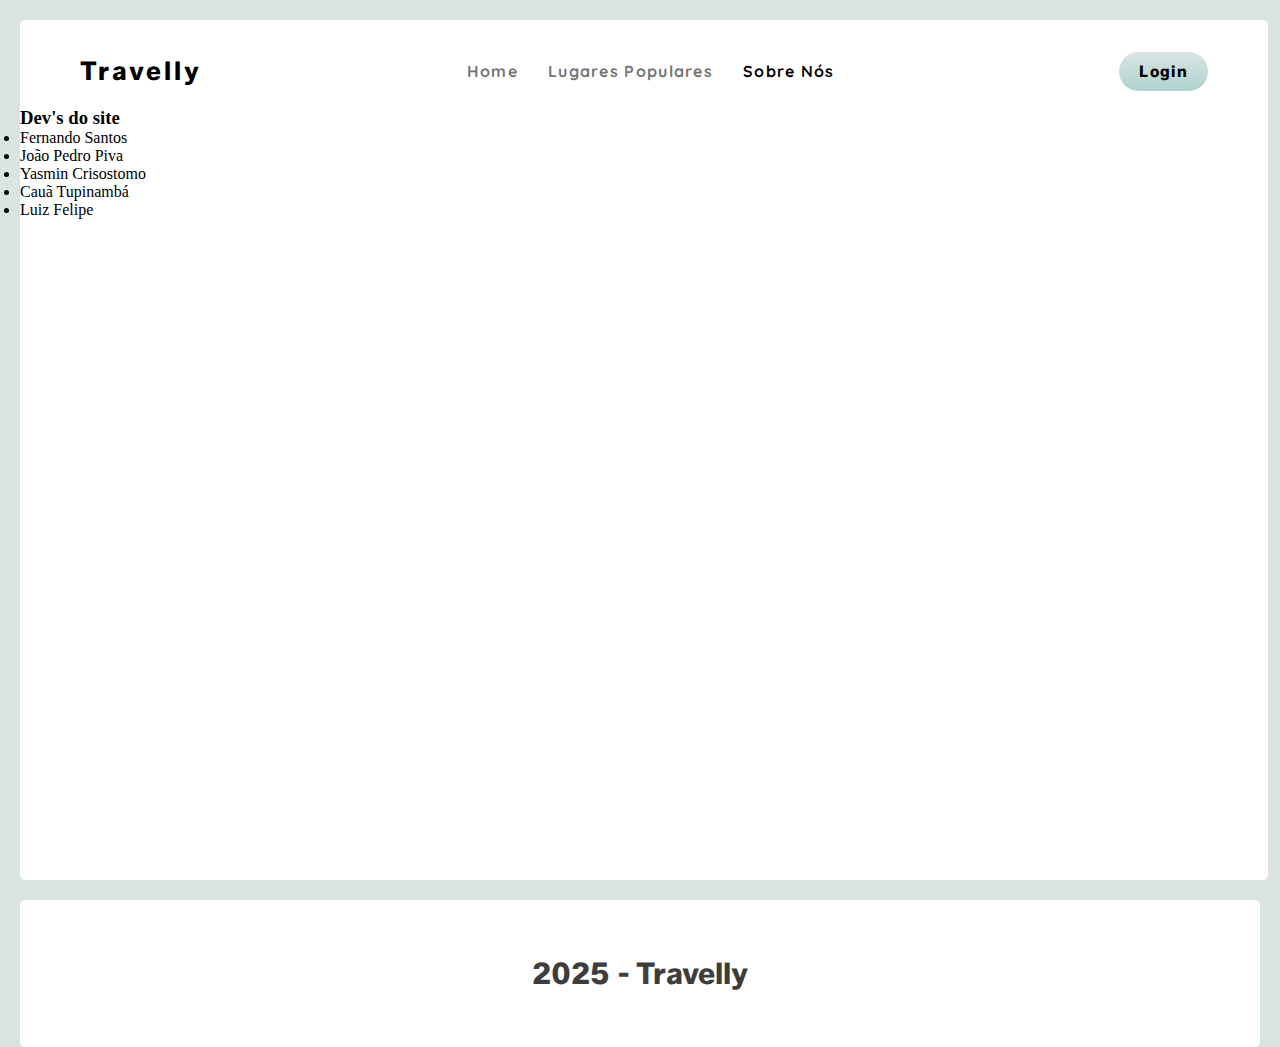
<file: pages/sobre_nos.html>
<!DOCTYPE html>
<html lang="en">
<head>
    <meta charset="UTF-8">
    <meta name="viewport" content="width=device-width, initial-scale=1.0">
    <title>Sobre Nós</title>
    <link rel="stylesheet" href="../assets/style/sobre_nos.css">
</head>
<body>
    <div class="caixa">
        <nav class="nav">
          <div class="logo">Travelly</div>
          <div class="menu">
            <a href="../index.html">Home</a>
            <a href="#">Lugares Populares</a>
            <div>
            <a class="color" href="pages/sobre_nos.html"><p>Sobre Nós</p></a>
        </div>
          </div>
          <div class="login">
            <a class="botao" href="../pages/login.html">Login</a>
          </div>
        </nav>
        <div class="ofertas-section">
            <div class="sidebar">
              <h3>Dev's do site</h3>
              <ul>
                <li>Fernando Santos</li>
                <li>João Pedro Piva</li>
                <li>Yasmin Crisostomo </li>
                <li>Cauã Tupinambá</li>
                <li>Luiz Felipe</li>
              </ul>
            </div>
        </div>
    </div>
            <footer>
                <h1 class="fonte-footer">2025 - Travelly</h1>
            </footer>
    </body>
</html>
</file>
<file: assets/style/cadastrar.css>
* {
  margin: 0;
  padding: 0;
  box-sizing: border-box;
}

body {
  margin: 0;
  font-family: "Zalando Sans", sans-serif;
  background: #dae4e3;
  display: flex;
  justify-content: center;
  align-items: center;
}

.login-caixa {
  width: 500px;
  height: 600px;
  display: flex;
  justify-content: center;
  align-items: center;
  margin-top: 73px;
  grid-template-columns: 1fr 1fr;
  background: #ffffff;
  border-radius: 16px;
  overflow: hidden;
  box-shadow: 0 14px 40px rgba(2, 7, 23, 0.08);
}

.forma-lado {
  padding: 56px 48px;
  display: flex;
  align-items: center;
  justify-content: center;
}

.forma-dentro {
  width: 100%;
  max-width: 420px;
}

.logo {
  font-weight: 700;
  letter-spacing: 2px;
  color: #000000;
  margin-bottom: 18px;
}

h1 {
  margin: 0 0 8px;
  font-size: 32px;
  color: #000000;
}

.login-subtitulo {
  margin: 0 0 24px;
  color: #000000;
  font-size: 14px;
}

.digitar-campo {
  display: block;
  margin-bottom: 14px;
}

.digitar-label {
  display: block;
  font-size: 13px;
  color: #000000;
  margin-bottom: 6px;
}

.digitar-campo input {
  width: 100%;
  padding: 12px 14px;
  border-radius: 10px;
  border: 1px solid #e6e9ee;
  font-size: 14px;
  outline: none;
  transition: box-shadow 0.18s, border-color 0.18s;
}

.digitar-campo input:focus {
  border-color: #c9a959;
  box-shadow: 0 6px 18px rgba(201, 166, 89, 0.12);
}


.botao {
  width: 100%;
  padding: 12px 14px;
  border-radius: 10px;
  border: none;
  background: linear-gradient(180deg, #dae4e3, #afd3cf);
  color: rgb(0, 0, 0);
  font-weight: 600;
  cursor: pointer;
  font-size: 15px;
  transition: transform 0.8s ease, box-shadow 0.8s ease, opacity 0.8s;
  
}

.botao a {
  text-decoration: none; 
  color: inherit; 
  display: block; 
}

.botao:hover {
  transform: translateY(-3px);
  box-shadow: 0 8px 26px rgba(92, 75, 230, 0.18);
}

.esqueci-senha {
  color: #000000;
  text-decoration: none;
  font-size: 13px;
}
.signup {
  margin-top: 14px;
  font-size: 14px;
  color: #51606a;
}
.signup a {
  color: #000000;
  text-decoration: none;
  font-weight: 600;
}
</file>
<file: assets/style/Copacabana Palace - A Belmond Hotel.css>
*{box-sizing:border-box;margin:0;padding:0;font-family:Inter, "Segoe UI", Arial, sans-serif}
    body{
      background:#dae4e3;
      display:flex;
      justify-content:center;
      padding:40px 20px;
      color:#222;
    }

    .container{
      width:1000px;
      background:#fff;
      border-radius:14px;
      padding:28px;
      box-shadow:0 8px 30px rgba(15,23,42,0.08);
    }

     .container a{
      text-decoration:none;
      color:#050505;
    }

    .logo{font-weight:700;letter-spacing:2px;color:#222;margin-bottom:12px}
    .title{text-align:center;font-size:22px;font-weight:600;margin-bottom:18px}

    .highlight img{
      width:100%;
      height:400px;
      object-fit:cover;
      border-radius:20px;
      display:block;
      margin-bottom:14px;
    }

    .description{
      text-align:center;
      color:#555;
      font-size:15px;
      line-height:1.5;
      margin-bottom:18px;
    }

    .tabs{
      display:flex;
      justify-content:center;
      gap:40px;
      margin-bottom:28px;
    }

    .tab-btn{
      position:relative;
      background:transparent;
      border:none;
      padding:8px 6px;
      font-size:15px;
      cursor:pointer;
      color:#333;
      transition: transform .15s ease, color .15s ease;
      outline:none;
      border-radius:8px;
    }

    .tab-btn:hover{
      transform:translateY(-4px);
      color:#0077ff;
    }

    .tab-btn::after{
      content:"";
      position:absolute;
      left:50%;
      transform:translateX(-50%);
      bottom:-10px;
      height:6px;                
      width:0;                   
      border-radius:6px;
      background:#0077ff;
      transition: width .22s cubic-bezier(.2,.9,.2,1), opacity .18s;
      opacity:0;
    }

    .tab-btn:hover::after{
      width:48%;
      opacity:1;
    }

    .tab-btn.active{
      color:#0077ff;
    }
    .tab-btn.active::after{
      width:72%;
      opacity:1;
    }

    .offers-header{
      display:flex;
      justify-content:space-between;
      align-items:center;
      margin-bottom:18px;
    }
    .offers-header h2{font-size:20px}
    .offers-header a{font-size:13px;color:#0077ff;text-decoration:none}

    .cards{
      display:grid;
      grid-template-columns:repeat(4,1fr);
      gap:20px;
      margin-bottom:6px;
    }

    .card{
      height:180px;
      border-radius:18px;
      overflow:hidden;
      position:relative;
      box-shadow:0 6px 18px rgba(15,23,42,0.06);
      transition: transform .18s ease, box-shadow .18s ease;
      cursor:pointer;
      background:#eee;
    }
    .card img{width:100%;height:100%;object-fit:cover;display:block}
    .card span{
      position:absolute;
      left:12px;
      bottom:12px;
      color:#fff;
      font-weight:700;
      text-shadow:0 4px 10px rgba(0,0,0,0.55);
      font-size:14px;
    }
    .card:hover{
      transform:translateY(-8px) scale(1.02);
      box-shadow:0 12px 30px rgba(15,23,42,0.12);
    }
</file>
<file: assets/style/Grand Hyatt Rio de Janeir.css>
*{box-sizing:border-box;margin:0;padding:0;font-family:Inter, "Segoe UI", Arial, sans-serif}
    body{
      background:#f3f4f6;
      display:flex;
      justify-content:center;
      padding:40px 20px;
      color:#222;
    }

    .container{
      width:1000px;
      background:#fff;
      border-radius:14px;
      padding:28px;
      box-shadow:0 8px 30px rgba(15,23,42,0.08);
    }

      .container a{
      text-decoration:none;
      color:#050505;
    }

    .logo{font-weight:700;letter-spacing:2px;color:#222;margin-bottom:12px}
    .title{text-align:center;font-size:22px;font-weight:600;margin-bottom:18px}

    .highlight img{
      width:100%;
      height:400px;
      object-fit:cover;
      border-radius:20px;
      display:block;
      margin-bottom:14px;
    }

    .description{
      text-align:center;
      color:#555;
      font-size:15px;
      line-height:1.5;
      margin-bottom:18px;
    }

    /* TABS (com barrinhas) */
    .tabs{
      display:flex;
      justify-content:center;
      gap:40px;
      margin-bottom:28px;
    }

    /* usamos botões para acessibilidade */
    .tab-btn{
      position:relative;
      background:transparent;
      border:none;
      padding:8px 6px;
      font-size:15px;
      cursor:pointer;
      color:#333;
      transition: transform .15s ease, color .15s ease;
      outline:none;
      border-radius:8px;
    }

    /* efeito visual ao passar o mouse - indicador que é clicável */
    .tab-btn:hover{
      transform:translateY(-4px);
      color:#0077ff;
    }

    /* a "barrinha" - pseudo-elemento */
    .tab-btn::after{
      content:"";
      position:absolute;
      left:50%;
      transform:translateX(-50%);
      bottom:-10px;
      height:6px;                /* altura da barrinha */
      width:0;                   /* começa com 0 e expande no hover/active */
      border-radius:6px;
      background:#0077ff;
      transition: width .22s cubic-bezier(.2,.9,.2,1), opacity .18s;
      opacity:0;
    }

    /* hover expande parcialmente a barrinha */
    .tab-btn:hover::after{
      width:48%;
      opacity:1;
    }

    /* estado ativo: barrinha completa (largura maior) */
    .tab-btn.active{
      color:#0077ff;
    }
    .tab-btn.active::after{
      width:72%;
      opacity:1;
    }

    /* Ofertas e cards */
    .offers-header{
      display:flex;
      justify-content:space-between;
      align-items:center;
      margin-bottom:18px;
    }
    .offers-header h2{font-size:20px}
    .offers-header a{font-size:13px;color:#0077ff;text-decoration:none}

    .cards{
      display:grid;
      grid-template-columns:repeat(4,1fr);
      gap:20px;
      margin-bottom:6px;
    }

    .card{
      height:180px;
      border-radius:18px;
      overflow:hidden;
      position:relative;
      box-shadow:0 6px 18px rgba(15,23,42,0.06);
      transition: transform .18s ease, box-shadow .18s ease;
      cursor:pointer;
      background:#eee;
    }
    .card img{width:100%;height:100%;object-fit:cover;display:block}
    .card span{
      position:absolute;
      left:12px;
      bottom:12px;
      color:#fff;
      font-weight:700;
      text-shadow:0 4px 10px rgba(0,0,0,0.55);
      font-size:14px;
    }
    /* efeito hover nos cards - "vai clicar" */
    .card:hover{
      transform:translateY(-8px) scale(1.02);
      box-shadow:0 12px 30px rgba(15,23,42,0.12);
    }

    /* responsividade simples para evitar quebra */
    @media (max-width:1100px){
      .container{width:92%}
      .cards{grid-template-columns:repeat(2,1fr)}
    }
    @media (max-width:600px){
      .highlight img{height:220px}
      .cards{grid-template-columns:1fr}
    }
</file>
<file: assets/style/italia.css>
@import url("https://fonts.googleapis.com/css2?family=Libre+Baskerville:ital,wght@0,400;0,700;1,400&family=Lobster&family=Philosopher:ital,wght@0,400;0,700;1,400;1,700&family=Playfair+Display:ital,wght@0,400..900;1,400..900&display=swap");

@import url("https://fonts.googleapis.com/css2?family=Libre+Baskerville:ital,wght@0,400;0,700;1,400&family=Lobster&family=Niconne&family=Philosopher:ital,wght@0,400;0,700;1,400;1,700&family=Playfair+Display:ital,wght@0,400..900;1,400..900&family=Raleway:ital,wght@0,100..900;1,100..900&display=swap");

@import url("https://fonts.googleapis.com/css2?family=Quicksand:wght@300..700&display=swap");

@import url("https://fonts.googleapis.com/css2?family=Zalando+Sans:ital,wdth,wght@0,112.5,200;1,112.5,200&display=swap");

@import url("https://fonts.googleapis.com/css2?family=Raleway:ital,wght@0,100;1,100&display=swap");

* {
  margin: 0;
  padding: 0;
  box-sizing: border-box;
  font-family: "Zalando Sans", sans-serif;
}

body {
  background: #DAE4E3;
  color: #333;
}

.nav {
  margin-top: 15px;
  display: flex;
  justify-content: space-between;
  align-items: center;
  padding: 20px 60px;
  font-family: "Philosopher", serif;
  font-weight: bold;
  letter-spacing: 1.3px;
}

.logo {
  font-family: "Zalando Sans", sans-serif;
  font-size: 26px;
  font-weight: bold;
  color: #000000;
  letter-spacing: 3px;
}

.menu {
  display: flex;
  gap: 30px;
  font-family: "Quicksand", sans-serif;
}

.menu a {
  text-decoration: none;
  color: #1c2631;
  transition: color 0.8s ease, transform 0.8s ease;
}

.menu a:hover {
  color: #c9a959;
  transform: translateY(-2px);
}

.font-color {
  color: #1c2631;
}

.login a {
  text-decoration: none;
  margin-left: 20px;
  font-family: "Zalando Sans", sans-serif;
}

.botao {
  padding: 10px 20px;
  background: linear-gradient(180deg, #dae4e3, #afd3cf);
  color: rgb(0, 0, 0);
  border: none;
  border-radius: 30px;
  cursor: pointer;
  font-weight: bold;
  transition: background-color 0.8s ease, transform 0.8s ease, color 0.8s ease;
}

.botao:hover {
  background-color: #c9a959;
  color: #1c2631;
  transform: translateY(-2px);
}

.caixa-italia {
  min-width: 97.5%;
  min-height: 95.5vh;
  margin-left: 20px;
  margin-right: 20px;
  margin-top: 20px;
  margin-bottom: 20px;
  background-color: #fff;
  border-radius: 5px;
  display: flex;
  flex-direction: column;
}

.hero {
  justify-content: center;
  text-align: center;
}

.hero img {
  margin-left: 10px;
  margin-right: 10px;
  margin-top: 20px;
  margin-bottom: 20px;
  width: 750px;
  height: 600px;
  border-radius: 20px;
}

.nav {
  margin-top: 15px;
  display: flex;
  justify-content: space-between;
  align-items: center;
  padding: 20px 60px;
  font-family: "Philosopher", serif;
  font-weight: bold;
  letter-spacing: 1.3px;
}

.logo {
  font-family: "Zalando Sans", sans-serif;
  font-size: 26px;
  font-weight: bold;
  color: #000000;
  letter-spacing: 3px;
}

.menu {
  display: flex;
  gap: 30px;
  font-family: "Quicksand", sans-serif;
}

.menu a {
  text-decoration: none;
  color: #1c2631;
  transition: color 0.8s ease, transform 0.8s ease;
}

.menu a:hover {
  color: #c9a959;
  transform: translateY(-2px);
}

.font-color {
  color: #1c2631;
}

.content {
  display: flex;
  margin-top: 30px;
  gap: 20px;
}

.slogan {
  background: white;
  color: black;
  margin-left: 20px;
  margin-right: 13px;
  text-align: center;
  padding: 20px;
  font-size: 16px;
  line-height: 1.5;
  margin-top: 10px;
  border-radius: 10px;
}

.filtros {
  width: 20%;
  background: #fff;
  padding: 15px;
  margin-left: 20px;
  margin-right: 20px;
  margin-bottom: 20px;
  border-radius: 12px;
  box-shadow: 0 2px 6px rgba(0, 0, 0, 0.1);
}

.filtros h3 {
  margin-bottom: 10px;
}

.filtros button {
  display: block;
  width: 100%;
  margin-left: 20px;
  margin-right: 20px;
  margin: 10px 0;
  padding: 10px;
  border: none;
  border-radius: 8px;
  background: #eee;
  cursor: pointer;
  transition: 0.3s;
}

.filtros button:hover {
  background: #ddd;
  transform: scale(1.03);
}

.hotels {
  width: 80%;
  margin-bottom: 20px;
  margin-right: 13px;
  display: flex;
  flex-direction: column;
  gap: 20px;
}

.hotel {
  background: #fff;
  border-radius: 12px;
  box-shadow: 0 2px 6px rgba(0, 0, 0, 0.1);
  display: flex;
  gap: 15px;
  overflow: hidden;
  transition: 0.3s;
}

.hotel:hover {
  transform: scale(1.02);
  box-shadow: 0 4px 14px rgba(0, 0, 0, 0.2);
}

.hotel img {
  width: 180px;
  height: 120px;
  object-fit: cover;
  transition: 0.3s;
}

.hotel img:hover {
  filter: brightness(80%);
}

.hotel-info {
  padding: 15px;
  flex: 1;
}

.hotel-info h4 {
  font-size: 18px;
  margin-bottom: 5px;
}

.hotel-info p {
  font-size: 14px;
  color: #777;
}

.price {
  font-weight: bold;
  margin-top: 8px;
}

.btn {
  margin-top: 10px;
  display: inline-block;
  padding: 8px 15px;
  background: #333;
  color: #fff;
  border-radius: 8px;
  text-decoration: none;
  font-size: 14px;
  transition: 0.3s;
}

.btn:hover {
  background: #555;
  transform: scale(1.05);
}
</file>
<file: assets/style/JW Marriott Hotel.css>
*{box-sizing:border-box;margin:0;padding:0;font-family:Inter, "Segoe UI", Arial, sans-serif}
    body{
      background:#f3f4f6;
      display:flex;
      justify-content:center;
      padding:40px 20px;
      color:#222;
    }

    .container{
      width:1000px;
      background:#fff;
      border-radius:14px;
      padding:28px;
      box-shadow:0 8px 30px rgba(15,23,42,0.08);
    }

      .container a{
      text-decoration:none;
      color:#050505;
    }

    .logo{font-weight:700;letter-spacing:2px;color:#222;margin-bottom:12px}
    .title{text-align:center;font-size:22px;font-weight:600;margin-bottom:18px}

    .highlight img{
      width:100%;
      height:400px;
      object-fit:cover;
      border-radius:20px;
      display:block;
      margin-bottom:14px;
    }

    .description{
      text-align:center;
      color:#555;
      font-size:15px;
      line-height:1.5;
      margin-bottom:18px;
    }

    /* TABS (com barrinhas) */
    .tabs{
      display:flex;
      justify-content:center;
      gap:40px;
      margin-bottom:28px;
    }

    /* usamos botões para acessibilidade */
    .tab-btn{
      position:relative;
      background:transparent;
      border:none;
      padding:8px 6px;
      font-size:15px;
      cursor:pointer;
      color:#333;
      transition: transform .15s ease, color .15s ease;
      outline:none;
      border-radius:8px;
    }

    /* efeito visual ao passar o mouse - indicador que é clicável */
    .tab-btn:hover{
      transform:translateY(-4px);
      color:#0077ff;
    }

    /* a "barrinha" - pseudo-elemento */
    .tab-btn::after{
      content:"";
      position:absolute;
      left:50%;
      transform:translateX(-50%);
      bottom:-10px;
      height:6px;                /* altura da barrinha */
      width:0;                   /* começa com 0 e expande no hover/active */
      border-radius:6px;
      background:#0077ff;
      transition: width .22s cubic-bezier(.2,.9,.2,1), opacity .18s;
      opacity:0;
    }

    /* hover expande parcialmente a barrinha */
    .tab-btn:hover::after{
      width:48%;
      opacity:1;
    }

    /* estado ativo: barrinha completa (largura maior) */
    .tab-btn.active{
      color:#0077ff;
    }
    .tab-btn.active::after{
      width:72%;
      opacity:1;
    }

    /* Ofertas e cards */
    .offers-header{
      display:flex;
      justify-content:space-between;
      align-items:center;
      margin-bottom:18px;
    }
    .offers-header h2{font-size:20px}
    .offers-header a{font-size:13px;color:#0077ff;text-decoration:none}

    .cards{
      display:grid;
      grid-template-columns:repeat(4,1fr);
      gap:20px;
      margin-bottom:6px;
    }

    .card{
      height:180px;
      border-radius:18px;
      overflow:hidden;
      position:relative;
      box-shadow:0 6px 18px rgba(15,23,42,0.06);
      transition: transform .18s ease, box-shadow .18s ease;
      cursor:pointer;
      background:#eee;
    }
    .card img{width:100%;height:100%;object-fit:cover;display:block}
    .card span{
      position:absolute;
      left:12px;
      bottom:12px;
      color:#fff;
      font-weight:700;
      text-shadow:0 4px 10px rgba(0,0,0,0.55);
      font-size:14px;
    }
    /* efeito hover nos cards - "vai clicar" */
    .card:hover{
      transform:translateY(-8px) scale(1.02);
      box-shadow:0 12px 30px rgba(15,23,42,0.12);
    }

    /* responsividade simples para evitar quebra */
    @media (max-width:1100px){
      .container{width:92%}
      .cards{grid-template-columns:repeat(2,1fr)}
    }
    @media (max-width:600px){
      .highlight img{height:220px}
      .cards{grid-template-columns:1fr}
    }
</file>
<file: assets/style/login.css>
* {
  margin: 0;
  padding: 0;
  box-sizing: border-box;
}

body {
  margin: 0;
  font-family: "Zalando Sans", sans-serif;
  background: #dae4e3;
  display: flex;
  justify-content: center;
  align-items: center;
}

.login-caixa {
  width: min(1100px, 96%);
  max-width: 1200px;
  height: 600px;
  margin: 32px auto;
  display: grid;
  grid-template-columns: 1fr 1fr;
  background: #ffffff;
  border-radius: 16px;
  overflow: hidden;
  box-shadow: 0 14px 40px rgba(2, 7, 23, 0.08);
}

.forma-lado {
  padding: 56px 48px;
  display: flex;
  align-items: center;
  justify-content: center;
}

.forma-dentro {
  width: 100%;
  max-width: 420px;
}

.logo {
  font-weight: 700;
  letter-spacing: 2px;
  color: #000000;
  margin-bottom: 18px;
}

h1 {
  margin: 0 0 8px;
  font-size: 32px;
  color: #000000;
}

.login-subtitulo {
  margin: 0 0 24px;
  color: #000000;
  font-size: 14px;
}

.digitar-campo {
  display: block;
  margin-bottom: 14px;
}

.digitar-label {
  display: block;
  font-size: 13px;
  color: #000000;
  margin-bottom: 6px;
}

.digitar-campo input {
  width: 100%;
  padding: 12px 14px;
  border-radius: 10px;
  border: 1px solid #e6e9ee;
  font-size: 14px;
  outline: none;
  transition: box-shadow 0.18s, border-color 0.18s;
}

.digitar-campo input:focus {
  border-color: #c9a959;
  box-shadow: 0 6px 18px rgba(201, 166, 89, 0.12);
}

.forma-row {
  display: flex;
  justify-content: space-between;
  align-items: center;
  margin-bottom: 18px;
  gap: 12px;
  font-size: 14px;
  color: #475569;
}
.checkbox {
  display: flex;
  align-items: center;
  gap: 8px;
  cursor: pointer;
}
.checkbox input {
  width: 16px;
  height: 16px;
}

.botao {
  width: 100%;
  padding: 12px 14px;
  border-radius: 10px;
  border: none;
  background: linear-gradient(180deg, #dae4e3, #afd3cf);
  color: rgb(0, 0, 0);
  font-weight: 600;
  cursor: pointer;
  font-size: 15px;
  transition: transform 0.8s ease, box-shadow 0.8s ease, opacity 0.8s;
}
.botao:hover {
  transform: translateY(-3px);
  box-shadow: 0 8px 26px rgba(92, 75, 230, 0.18);
}

.esqueci-senha {
  color: #000000;
  text-decoration: none;
  font-size: 13px;
}
.signup {
  margin-top: 14px;
  font-size: 14px;
  color: #51606a;
}
.signup a {
  color: #000000;
  text-decoration: none;
  font-weight: 600;
}

.imagem-tamanho {
  display: flex;
  align-items: center;
  justify-content: center;
}
.imagem-tamanho img {
  width: 100%;
  display: block;
  box-shadow: 0 14px 40px rgba(0, 0, 0, 0.08);
}
</file>
<file: assets/style/paris.css>
@import url("https://fonts.googleapis.com/css2?family=Libre+Baskerville:ital,wght@0,400;0,700;1,400&family=Lobster&family=Philosopher:ital,wght@0,400;0,700;1,400;1,700&family=Playfair+Display:ital,wght@0,400..900;1,400..900&display=swap");

@import url("https://fonts.googleapis.com/css2?family=Libre+Baskerville:ital,wght@0,400;0,700;1,400&family=Lobster&family=Niconne&family=Philosopher:ital,wght@0,400;0,700;1,400;1,700&family=Playfair+Display:ital,wght@0,400..900;1,400..900&family=Raleway:ital,wght@0,100..900;1,100..900&display=swap");

@import url("https://fonts.googleapis.com/css2?family=Quicksand:wght@300..700&display=swap");

@import url("https://fonts.googleapis.com/css2?family=Zalando+Sans:ital,wdth,wght@0,112.5,200;1,112.5,200&display=swap");

@import url("https://fonts.googleapis.com/css2?family=Raleway:ital,wght@0,100;1,100&display=swap");

* {
  margin: 0;
  padding: 0;
  box-sizing: border-box;
  font-family: "Zalando Sans", sans-serif;
}

body {
  background: #dae4e3;
  color: #333;
}

.nav {
  margin-top: 15px;
  display: flex;
  justify-content: space-between;
  align-items: center;
  padding: 20px 60px;
  font-family: "Philosopher", serif;
  font-weight: bold;
  letter-spacing: 1.3px;
}

.logo {
  font-family: "Zalando Sans", sans-serif;
  font-size: 26px;
  font-weight: bold;
  color: #000000;
  letter-spacing: 3px;
}

.menu {
  display: flex;
  gap: 30px;
  font-family: "Quicksand", sans-serif;
}

.menu a {
  text-decoration: none;
  color: #1c2631;
  transition: color 0.8s ease, transform 0.8s ease;
}

.menu a:hover {
  color: #c9a959;
  transform: translateY(-2px);
}

.font-color {
  color: #1c2631;
}

.login a {
  text-decoration: none;
  margin-left: 20px;
  font-family: "Zalando Sans", sans-serif;
}

.botao {
  padding: 10px 20px;
  background: linear-gradient(180deg, #dae4e3, #afd3cf);
  color: rgb(0, 0, 0);
  border: none;
  border-radius: 30px;
  cursor: pointer;
  font-weight: bold;
  transition: background-color 0.8s ease, transform 0.8s ease, color 0.8s ease;
}

.botao:hover {
  background-color: #c9a959;
  color: #1c2631;
  transform: translateY(-2px);
}

.caixa-paris {
  min-width: 97.5%;
  min-height: 95.5vh;
  margin-left: 20px;
  margin-right: 20px;
  margin-top: 20px;
  margin-bottom: 20px;
  background-color: #fff;
  border-radius: 5px;
  display: flex;
  flex-direction: column;
}

.hero {
  justify-content: center;
  text-align: center;
}

.hero img {
  margin-left: 10px;
  margin-right: 10px;
  margin-top: 20px;
  margin-bottom: 20px;
  width: 1000px;
  height: 600px;
  border-radius: 20px;
}

.nav {
  margin-top: 15px;
  display: flex;
  justify-content: space-between;
  align-items: center;
  padding: 20px 60px;
  font-family: "Philosopher", serif;
  font-weight: bold;
  letter-spacing: 1.3px;
}

.logo {
  font-family: "Zalando Sans", sans-serif;
  font-size: 26px;
  font-weight: bold;
  color: #000000;
  letter-spacing: 3px;
}

.menu {
  display: flex;
  gap: 30px;
  font-family: "Quicksand", sans-serif;
}

.menu a {
  text-decoration: none;
  color: #1c2631;
  transition: color 0.8s ease, transform 0.8s ease;
}

.menu a:hover {
  color: #c9a959;
  transform: translateY(-2px);
}

.font-color {
  color: #1c2631;
}

.content {
  display: flex;
  margin-top: 30px;
  gap: 20px;
}

.slogan {
  background: white;
  color: black;
  margin-left: 20px;
  margin-right: 16px;
  text-align: center;
  padding: 20px;
  font-size: 16px;
  line-height: 1.5;
  margin-top: 10px;
  border-radius: 10px;
}

.filtros {
  width: 20%;
  background: #fff;
  padding: 15px;
    margin-left: 20px;
  margin-right: 16px;
  border-radius: 12px;
  box-shadow: 0 2px 6px rgba(0, 0, 0, 0.1);
}

.filtros h3 {
  margin-bottom: 10px;
}

.filtros button {
  display: block;
  width: 100%;
  margin: 10px 0;
  padding: 10px;
  border: none;
  border-radius: 8px;
  background: #eee;
  cursor: pointer;
  transition: 0.3s;
}

.filtros button:hover {
  background: #ddd;
  transform: scale(1.03);
}

.hotels {
  width: 80%;
    margin-left: 20px;
  margin-right: 16px;
  margin-bottom: 20px;
  display: flex;
  flex-direction: column;
  gap: 20px;
}

.hotel {
  background: #fff;
  border-radius: 12px;
  box-shadow: 0 2px 6px rgba(0, 0, 0, 0.1);
  display: flex;
  gap: 15px;
  overflow: hidden;
  transition: 0.3s;
}

.hotel:hover {
  transform: scale(1.02);
  box-shadow: 0 4px 14px rgba(0, 0, 0, 0.2);
}

.hotel img {
  width: 180px;
  height: 120px;
  object-fit: cover;
  transition: 0.3s;
}

.hotel img:hover {
  filter: brightness(80%);
}

.hotel-info {
  padding: 15px;
  flex: 1;
}

.hotel-info h4 {
  font-size: 18px;
  margin-bottom: 5px;
}

.hotel-info p {
  font-size: 14px;
  color: #777;
}

.price {
  font-weight: bold;
  margin-top: 8px;
}

.btn {
  margin-top: 10px;
  display: inline-block;
  padding: 8px 15px;
  background: #333;
  color: #fff;
  border-radius: 8px;
  text-decoration: none;
  font-size: 14px;
  transition: 0.3s;
}

.btn:hover {
  background: #555;
  transform: scale(1.05);
}

footer {
  margin-top: 20px;
  background-color: white;
  color: #3d3d3d;
  text-align: center;
  margin-left: 20px;
  border-radius: 5px;
  margin-right: 20px;
  padding: 55px;
}

.fonte-footer {
  font-family: "Zalando Sans", sans-serif;
  font-size: 30px;
}
</file>
<file: assets/style/Pullman Paris Tour Eiffel.css>
@import url("https://fonts.googleapis.com/css2?family=Libre+Baskerville:ital,wght@0,400;0,700;1,400&family=Lobster&family=Philosopher:ital,wght@0,400;0,700;1,400;1,700&family=Playfair+Display:ital,wght@0,400..900;1,400..900&display=swap");

@import url("https://fonts.googleapis.com/css2?family=Libre+Baskerville:ital,wght@0,400;0,700;1,400&family=Lobster&family=Niconne&family=Philosopher:ital,wght@0,400;0,700;1,400;1,700&family=Playfair+Display:ital,wght@0,400..900;1,400..900&family=Raleway:ital,wght@0,100..900;1,100..900&display=swap");

@import url("https://fonts.googleapis.com/css2?family=Quicksand:wght@300..700&display=swap");

@import url("https://fonts.googleapis.com/css2?family=Zalando+Sans:ital,wdth,wght@0,112.5,200;1,112.5,200&display=swap");

@import url("https://fonts.googleapis.com/css2?family=Raleway:ital,wght@0,100;1,100&display=swap");

* {
  box-sizing: border-box;
  margin: 0;
  padding: 0;
    font-family: "Zalando Sans", sans-serif;
}

body {
  background: #dae4e3;
  display: flex;
  justify-content: center;
  padding: 40px 20px;
  color: #222;
}

.container {
  width: 1000px;
  background: #fff;
  border-radius: 14px;
  padding: 28px;
  box-shadow: 0 8px 30px rgba(15, 23, 42, 0.08);
}

.container a {
  text-decoration: none;
  color: #050505;
}

.logo {
  font-weight: 700;
  letter-spacing: 2px;
  color: #222;
  margin-bottom: 12px;
}
.title {
  text-align: center;
  font-size: 22px;
  font-weight: 600;
  margin-bottom: 18px;
}

.highlight img {
  width: 100%;
  height: 400px;
  object-fit: cover;
  border-radius: 20px;
  display: block;
  margin-bottom: 14px;
}

.description {
  text-align: center;
  color: #555;
  font-size: 15px;
  line-height: 1.5;
  margin-bottom: 18px;
}

.tabs {
  display: flex;
  justify-content: center;
  gap: 40px;
  margin-bottom: 28px;
}

.tab-btn {
  position: relative;
  background: transparent;
  border: none;
  padding: 8px 6px;
  font-size: 15px;
  cursor: pointer;
  color: #333;
  transition: transform 0.15s ease, color 0.15s ease;
  outline: none;
  border-radius: 8px;
}

.tab-btn:hover {
  transform: translateY(-4px);
  color: #0077ff;
}

.tab-btn::after {
  content: "";
  position: absolute;
  left: 50%;
  transform: translateX(-50%);
  bottom: -10px;
  height: 6px;
  width: 0;
  border-radius: 6px;
  background: #0077ff;
  transition: width 0.22s cubic-bezier(0.2, 0.9, 0.2, 1), opacity 0.18s;
  opacity: 0;
}

.tab-btn:hover::after {
  width: 48%;
  opacity: 1;
}

.tab-btn.active {
  color: #0077ff;
}
.tab-btn.active::after {
  width: 72%;
  opacity: 1;
}

.offers-header {
  display: flex;
  justify-content: space-between;
  align-items: center;
  margin-bottom: 18px;
}
.offers-header h2 {
  font-size: 20px;
}
.offers-header a {
  font-size: 13px;
  color: #0077ff;
  text-decoration: none;
}

.cards {
  display: grid;
  grid-template-columns: repeat(4, 1fr);
  gap: 20px;
  margin-bottom: 6px;
}

.card {
  height: 180px;
  border-radius: 18px;
  overflow: hidden;
  position: relative;
  box-shadow: 0 6px 18px rgba(15, 23, 42, 0.06);
  transition: transform 0.18s ease, box-shadow 0.18s ease;
  cursor: pointer;
  background: #eee;
}
.card img {
  width: 100%;
  height: 100%;
  object-fit: cover;
  display: block;
}
.card span {
  position: absolute;
  left: 12px;
  bottom: 12px;
  color: #fff;
  font-weight: 700;
  text-shadow: 0 4px 10px rgba(0, 0, 0, 0.55);
  font-size: 14px;
}

.card:hover {
  transform: translateY(-8px) scale(1.02);
  box-shadow: 0 12px 30px rgba(15, 23, 42, 0.12);
}

@media (max-width: 1100px) {
  .container {
    width: 92%;
  }
  .cards {
    grid-template-columns: repeat(2, 1fr);
  }
}
@media (max-width: 600px) {
  .highlight img {
    height: 220px;
  }
  .cards {
    grid-template-columns: 1fr;
  }
}
</file>
<file: assets/style/rio-de-janeiro.css>
* {
      margin: 0;
      padding: 0;
      box-sizing: border-box;
      font-family: Arial, sans-serif;
    }

    body {
      background: #f5f5f5;
      color: #333;
    }
.caixa-rio {
  min-width: 97.5%;
  min-height: 95.5vh;
  margin-top: px;
  margin-bottom: 20px;
  background-color: #fff;
  border-radius: 5px;
  display: flex;
  flex-direction: column;
}

.caixa-rio img {
  width: 100%;
  height: 600px;
  border-radius: 5px 5px 0 0;
}


.nav {
  margin-top: 15px;
  display: flex;
  justify-content: space-between;
  align-items: center;
  padding: 20px 60px;
  font-family: "Philosopher", serif;
  font-weight: bold;
  letter-spacing: 1.3px;
}

.logo {
  font-family: "Zalando Sans", sans-serif;
  font-size: 26px;
  font-weight: bold;
  color: #000000;
  letter-spacing: 3px;
}

.menu {
  display: flex;
  gap: 30px;
  font-family: "Quicksand", sans-serif;
}

.menu a {
  text-decoration: none;
  color: #1c2631;
  transition: color 0.8s ease, transform 0.8s ease;
}

.menu a:hover {
  color: #c9a959;
  transform: translateY(-2px);
}

.font-color {
  color: #1c2631;
}


    /* Barra de busca */
    .search-box {
      background: rgba(255,255,255,0.95);
      padding: 15px;
      border-radius: 15px;
      display: flex;
      gap: 10px;
      position: absolute;
      bottom: 20px;
      left: 20px;
      right: 20px;
    }

    .search-box input, .search-box button {
      padding: 10px;
      border: 1px solid #ccc;
      border-radius: 8px;
      font-size: 14px;
    }

    .search-box button {
      background: #333;
      color: white;
      cursor: pointer;
      border: none;
      transition: 0.3s;
    }


    /* Filtros e hotéis */
    .content {
      display: flex;
      margin-top: 30px;
      gap: 20px;
    }

    .slogan {
      background: white;
      color: black;
      text-align: center;
      padding: 20px;
      font-size: 16px;
      line-height: 1.5;
      margin-top: 10px;
      border-radius: 10px;
    }

    .filtros {
      width: 20%;
      background: #fff;
      padding: 15px;
      border-radius: 12px;
      box-shadow: 0 2px 6px rgba(0,0,0,0.1);
    }

    .filtros h3 {
      margin-bottom: 10px;
    }

    .filtros button {
      display: block;
      width: 100%;
      margin: 10px 0;
      padding: 10px;
      border: none;
      border-radius: 8px;
      background: #eee;
      cursor: pointer;
      transition: 0.3s;
    }

    .filtros button:hover {
      background: #ddd;
      transform: scale(1.03);
    }

    .hotels {
      width: 80%;
      display: flex;
      flex-direction: column;
      gap: 20px;
    }

    .hotel {
      background: #fff;
      border-radius: 12px;
      box-shadow: 0 2px 6px rgba(0,0,0,0.1);
      display: flex;
      gap: 15px;
      overflow: hidden;
      transition: 0.3s;
    }

    .hotel:hover {
      transform: scale(1.02);
      box-shadow: 0 4px 14px rgba(0,0,0,0.2);
    }

    .hotel img {
      width: 180px;
      height: 120px;
      object-fit: cover;
      transition: 0.3s;
    }

    .hotel img:hover {
      filter: brightness(80%);
    }

    .hotel-info {
      padding: 15px;
      flex: 1;
    }

    .hotel-info h4 {
      font-size: 18px;
      margin-bottom: 5px;
    }

    .hotel-info p {
      font-size: 14px;
      color: #777;
    }

    .price {
      font-weight: bold;
      margin-top: 8px;
    }

    .btn {
      margin-top: 10px;
      display: inline-block;
      padding: 8px 15px;
      background: #333;
      color: #fff;
      border-radius: 8px;
      text-decoration: none;
      font-size: 14px;
      transition: 0.3s;
    }

    .btn:hover {
      background: #555;
      transform: scale(1.05);
    }
</file>
<file: assets/style/sobre_nos.css>
@import url("https://fonts.googleapis.com/css2?family=Libre+Baskerville:ital,wght@0,400;0,700;1,400&family=Lobster&family=Philosopher:ital,wght@0,400;0,700;1,400;1,700&family=Playfair+Display:ital,wght@0,400..900;1,400..900&display=swap");

@import url("https://fonts.googleapis.com/css2?family=Libre+Baskerville:ital,wght@0,400;0,700;1,400&family=Lobster&family=Niconne&family=Philosopher:ital,wght@0,400;0,700;1,400;1,700&family=Playfair+Display:ital,wght@0,400..900;1,400..900&family=Raleway:ital,wght@0,100..900;1,100..900&display=swap");

@import url("https://fonts.googleapis.com/css2?family=Quicksand:wght@300..700&display=swap");

@import url("https://fonts.googleapis.com/css2?family=Zalando+Sans:ital,wdth,wght@0,112.5,200;1,112.5,200&display=swap");

@import url("https://fonts.googleapis.com/css2?family=Raleway:ital,wght@0,100;1,100&display=swap");

* {
  margin: 0;
  padding: 0;
  box-sizing: border-box;
}

body {
  background-color: #dae4e3;
  min-width: 100%;
  min-height: 100vh;
}

.caixa {
  min-width: 97.5%;
  min-height: 95.5vh;
  margin-top: 20px;
  margin-left: 20px;
  margin-right: 20px;
  margin-bottom: 20px;
  background-color: #fff;
  border-radius: 5px;
  display: flex;
  flex-direction: column;
}

.nav {
  margin-top: 15px;
  display: flex;
  justify-content: space-between;
  align-items: center;
  padding: 20px 60px;
  font-family: "Philosopher", serif;
  font-weight: bold;
  letter-spacing: 1.3px;
}

.logo {
  font-family: "Zalando Sans", sans-serif;
  font-size: 26px;
  font-weight: bold;
  color: #000000;
  letter-spacing: 3px;
}

.menu {
  display: flex;
  gap: 30px;
  font-family: "Quicksand", sans-serif;
}

.menu-selecionado {
  color: #000000;
}

.menu a {
  text-decoration: none;
  color: #757575;
  transition: color 0.8s ease, transform 0.8s ease;
}

.menu a:hover {
  color: #c9a959;
  transform: translateY(-2px);
}

.font-color {
  color: #1c2631;
}

.login a {
  text-decoration: none;
  margin-left: 20px;
  font-family: "Zalando Sans", sans-serif;
}

.botao {
  padding: 10px 20px;
  background: linear-gradient(180deg, #dae4e3, #afd3cf);
  color: rgb(0, 0, 0);
  border: none;
  border-radius: 30px;
  cursor: pointer;
  font-weight: bold;
  transition: background-color 0.8s ease, transform 0.8s ease, color 0.8s ease;
}

.botao:hover {
  background-color: #c9a959;
  color: #1c2631;
  transform: translateY(-2px);
}

.color a,
p {
  color: #000000;
  transition: color 0.8s ease, transform 0.8s ease;
}

.color a,
p:hover {
  color: #c9a959;
  transform: translateY(-2px);
}

footer {
  margin-top: 20px;
  background-color: white;
  color: #3d3d3d;
  text-align: center;
  margin-left: 20px;
  border-radius: 5px;
  margin-right: 20px;
  padding: 55px;
}

.fonte-footer {
  font-family: "Zalando Sans", sans-serif;
  font-size: 30px;
}

.hero-text {
  position: absolute;
  top: 50%;
  left: 50%;
  transform: translate(-50%, -50%);
  text-align: center;
  color: rgb(0, 0, 0);
  font-family: "Zalando Sans", sans-serif;
}

.hero-text h1 {
  font-size: 48px;
  margin-bottom: 190px;
}

.hero-text h2 {
  font-size: 24px;
  color: #000000;
  margin-bottom: 200px;
}

.hero {
  position: relative;
  width: 100%;
  height: 400px;
  overflow: hidden;
  border-radius: 20px;
  padding-top: 20px;
  padding-left: 60px;
  padding-right: 60px;
  box-sizing: border-box;
  display: flex;
  justify-content: center;
  align-items: center;
}

.hero img {
  width: 100%;
  height: 100%;
  object-fit: cover;
  border-radius: 25px;
}

.sobre-nos {
  text-align: center;
  font-family: "Quicksand", sans-serif;
  color: #1c2631;
  padding: 40px 100px;
  line-height: 1.7;
}

.sobre-nos h3 {
  font-family: "Philosopher", serif;
  font-size: 26px;
  color: #000;
  margin-bottom: 20px;
}

.sobre-nos p {
  font-size: 16px;
  margin-bottom: 15px;
}

.sobre-nos img {
  width: 800px;
  border-radius: 20px;
  margin-top: 20px;
  margin-bottom: 25px;
  box-shadow: 0px 3px 10px rgba(0, 0, 0, 0.2);
}

.avaliacao p {
  font-size: 16px;
  margin-top: 10px;
}

.contatos {
  display: flex;
  justify-content: center;
  align-items: center;
  gap: 40px;
  margin-top: 25px;
  font-family: "Quicksand", sans-serif;
}

.icon {
  text-decoration: none;
  color: #000;
  font-size: 18px;
  transition: color 0.3s ease;
}
</file>
